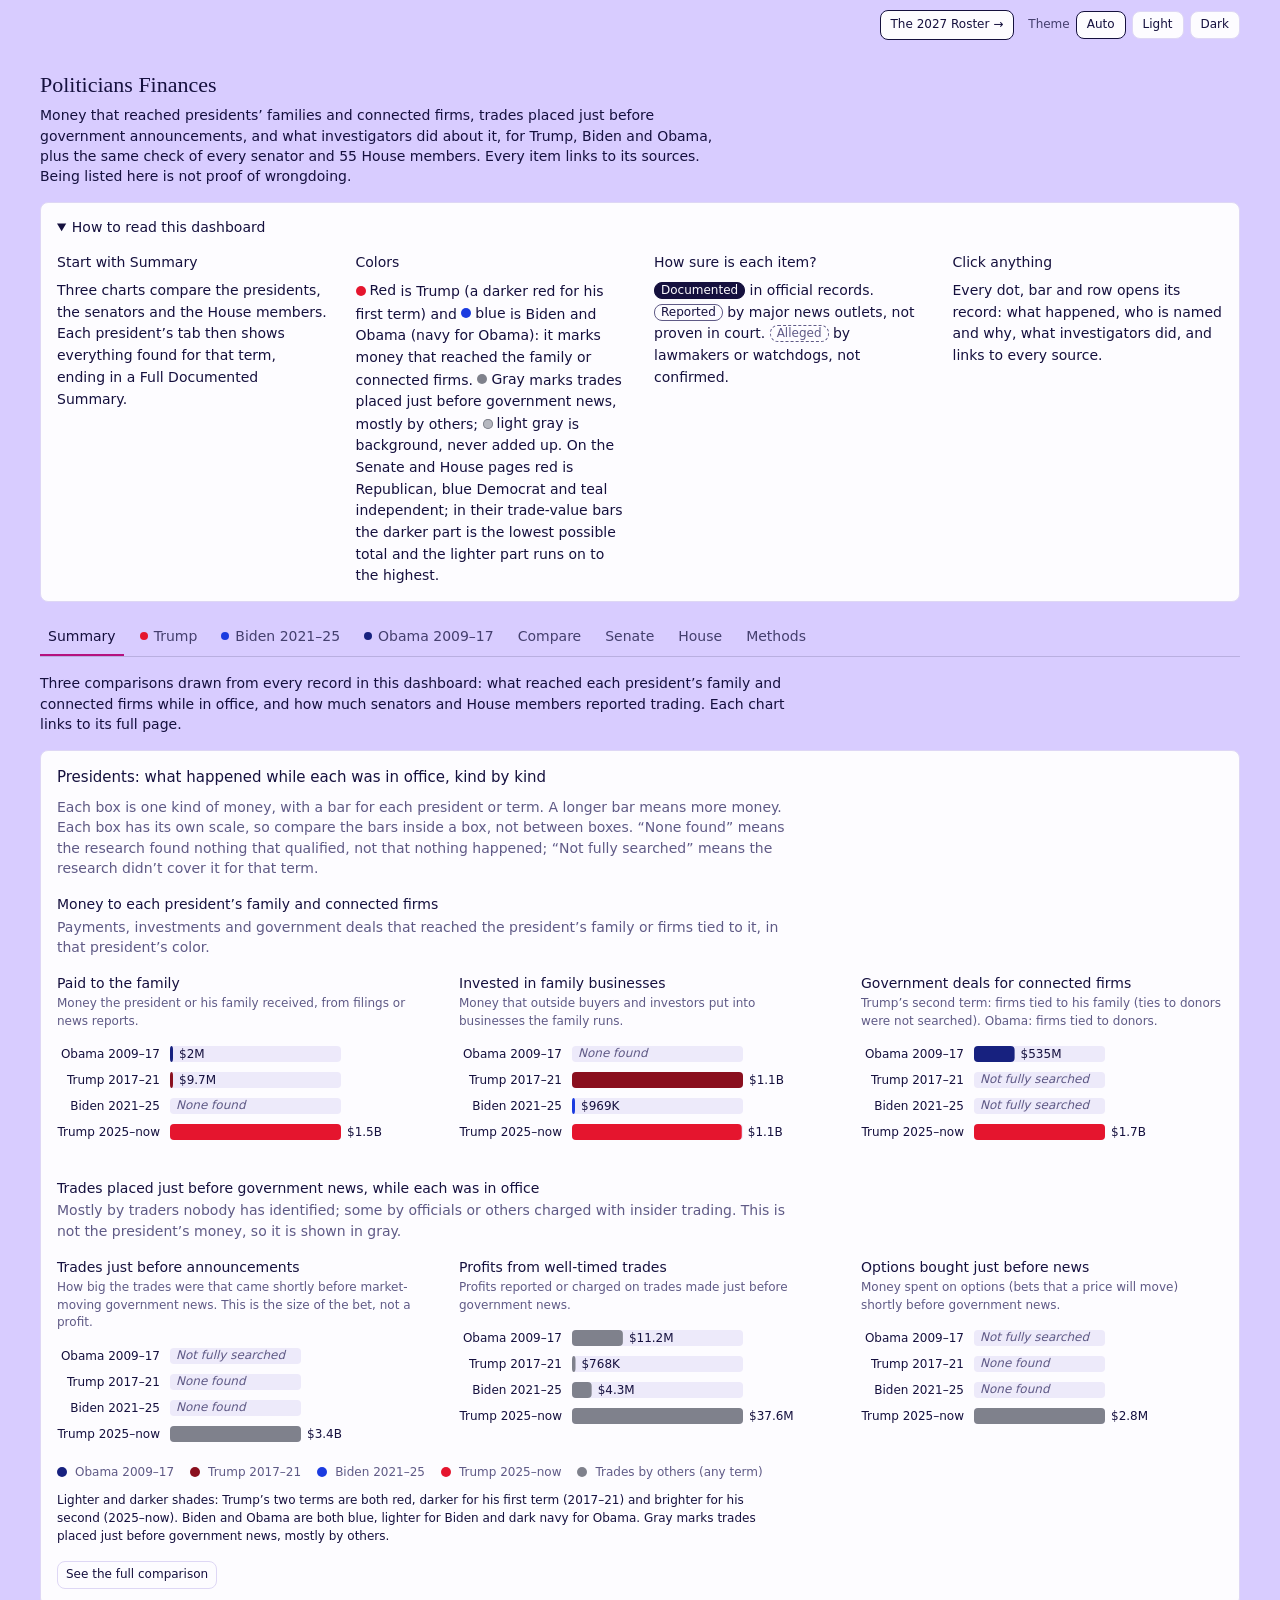
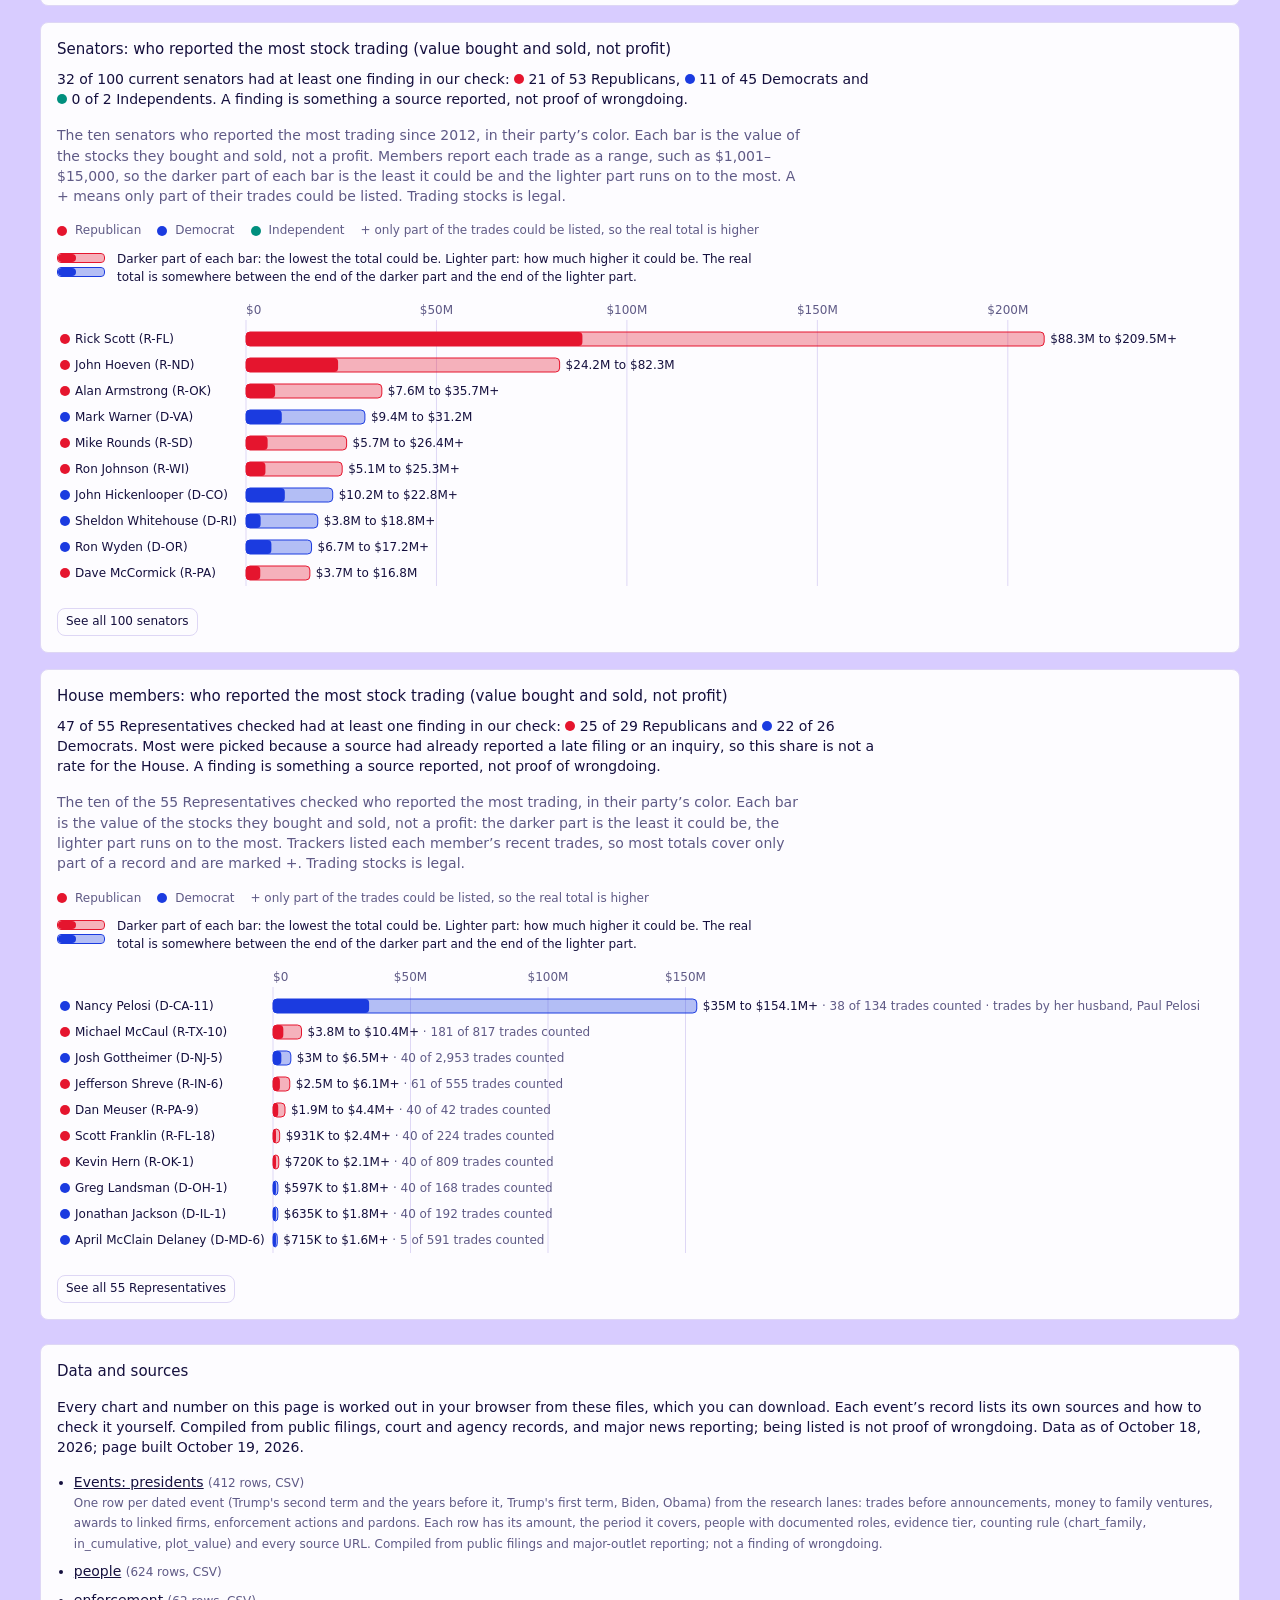
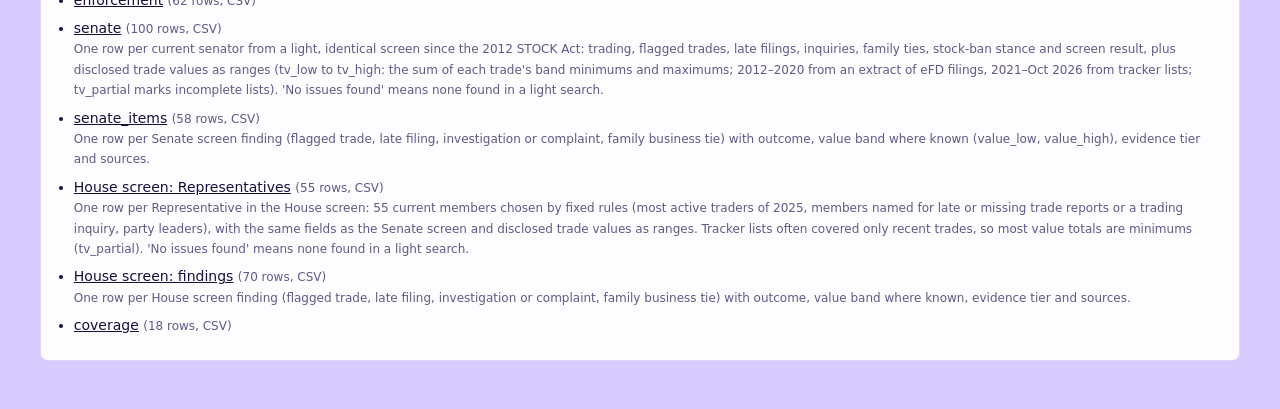
<file: index.html>
<!doctype html>
<html lang="en" class="cds-root" data-mode="system">
<head>
<meta charset="utf-8">
<meta name="viewport" content="width=device-width, initial-scale=1">
<title>Politicians Finances</title>
<meta name="description" content="Money that reached presidents’ families and connected firms, trades placed just before government announcements, and what investigators did, for Trump, Biden and Obama, plus a check of every senator and 55 House members. Every item links to its sources.">
<meta property="og:title" content="Politicians Finances">
<meta property="og:description" content="Sourced, dated records with the same rules for every president and member of Congress. Being listed is not proof of wrongdoing.">
<script>
  // The reader's theme choice, if they made one on an earlier visit; otherwise the system setting decides.
  try { const m = localStorage.getItem('tt-theme'); if (m === 'light' || m === 'dark') document.documentElement.setAttribute('data-mode', m); } catch (err) {}
  // A link to the Senate, House or Methods tab opens on that tab's ground, with no flash of the default one (pages.js keeps it current).
  try { const g = { '#senate': 'senate', '#house': 'house', '#methods': 'governor' }[location.hash]; if (g) document.documentElement.setAttribute('data-ground', g); } catch (err) {}
</script>
<link rel="stylesheet" href="theme.css">
<style>
  #dash-root { padding: clamp(16px, 3vw, 32px) clamp(16px, 4vw, 40px) 0; }
  .site-bar { max-width: 1240px; margin: 0 auto; padding: 10px clamp(16px, 4vw, 40px) 0; display: flex; justify-content: flex-end; gap: 6px; align-items: center;
    font-size: var(--cds-font-size-caption); color: var(--cds-text-secondary); }
  .site-bar button { font: inherit; border: 1px solid var(--color-border-line); background: var(--color-panel); color: var(--color-fg); border-radius: var(--cds-radius); min-height: 1.75rem; padding: 0 10px; cursor: pointer; }
  .site-bar button[aria-pressed="true"] { border-color: var(--color-fg); font-weight: var(--cds-font-weight-medium); }
  .site-bar { flex-wrap: wrap; }
  .site-bar-theme { display: flex; gap: 6px; align-items: center; }
  .site-bar-link { display: inline-flex; align-items: center; min-height: 1.75rem; padding: 0 10px; border: 1px solid var(--color-fg); border-radius: var(--cds-radius); background: var(--color-panel); color: var(--color-fg); font-weight: var(--cds-font-weight-medium); text-decoration: none; margin-right: 8px; }
  .site-bar-link:hover { text-decoration: underline; }
  @media (pointer: coarse) { .site-bar-link { min-height: 44px; padding: 0 14px; } }
  .site-foot { max-width: 1240px; margin: 0 auto; padding: 8px clamp(16px, 4vw, 40px) 48px; font-size: var(--cds-font-size-body); }
  .site-foot .site-card { background: var(--color-panel); border: 1px solid var(--color-border-line); border-radius: var(--cds-radius); padding: var(--cds-pad-lg); }
  .site-foot h2 { font-size: var(--cds-font-size-heading); font-weight: var(--cds-font-weight-medium); margin: 0 0 6px; }
  .site-foot ul { margin: 8px 0 0; padding-left: 1.2em; }
  .site-foot li { margin-bottom: 8px; }
  .site-foot a { color: var(--color-fg); }
  .site-muted { color: var(--color-fg-muted); font-size: var(--cds-font-size-caption); }
  .site-noscript { max-width: 60ch; margin: 2rem auto; padding: 0 16px; }
  :where(a, button, summary, input, [tabindex]):focus-visible { outline: 2px solid var(--focus); outline-offset: 2px; }
  @media (pointer: coarse) { .site-bar button { min-height: 44px; padding: 0 14px; } }
</style>
</head>
<body>
<div class="site-bar">
  <a class="site-bar-link" href="2027-roster/" title="Go to The 2027 Roster: who holds each Senate, House, and governor's seat after the 2026 midterms">The 2027 Roster &rarr;</a>
  <div class="site-bar-theme" role="group" aria-label="Color theme">
    <span>Theme</span>
    <button type="button" data-theme="system">Auto</button>
    <button type="button" data-theme="light">Light</button>
    <button type="button" data-theme="dark">Dark</button>
  </div>
</div>
<noscript><p class="site-noscript">This dashboard draws its charts with JavaScript. Turn JavaScript on to see it, or download the data files listed at the bottom of the page.</p></noscript>
<div id="dash-root" data-appifact-content>
<style>
/* Politicians Finances, v2. Only the page's own classes are styled; every color is a theme token or one of the
   party colors below, which are set for light and dark. */
.tt-wrap { max-width: 1240px; margin-inline: auto; font-family: var(--font-anthropic-sans); color: var(--color-fg); container-type: inline-size; }
.tt-wrap [hidden] { display: none !important; }

/* ---------- Party colors ----------
   Each president has a color for money to the family and connected firms (-c-<page>): two reds for Trump's two terms,
   two blues for Biden and Obama. Trades just before government news, mostly by others, take one neutral gray on every
   page (-c-trades), and background kinds a light gray. Senate and House members take their party's color. These are The 2027 Roster's tokens (theme.css); the first-term red and
   Obama's navy are set here for each theme, at least 3:1 on the panel and checked for separation under red-green color blindness; every chart also labels what each color means. */
.tt-wrap {
  --tt-dur: calc(var(--cds-dur-slow) * 2.6);
  --tt-dur-mark: calc(var(--cds-dur-slow) * 1.3);
  --tt-c-trump: var(--r); --tt-c-trump1: #8a0f1e; --tt-c-biden: var(--d); --tt-c-obama: #17217f; /* Obama: 60% --ink, 40% --d */
  --tt-c-trades: var(--u);
  --tt-c-R: var(--r); --tt-c-D: var(--d); --tt-c-I: var(--i);
  /* Background marks: --u-2 is under 3:1 on the panel, so its fills take an edge that clears it, and rings and thin lines take the edge's color. */
  --tt-c-muted: var(--cds-chart-muted);
  --tt-c-muted-line: var(--u); --tt-act-edge: var(--u);
  --tt-accent: var(--means);
}
@media screen {
  :where([data-mode=dark] .cds-root:not([data-mode=light]):not([data-mode=system]), .cds-root[data-mode=dark], .cds-dark-scope[data-mode=dark]) .tt-wrap {
    --tt-c-trump1: #ca0e14; --tt-c-obama: #3e67b7;
    --tt-c-muted: #666874; /* --u-2 (#5d5f6b), lifted just enough to reach 3:1 on the panel and on the In-office band */
    --tt-c-muted-line: #666874; --tt-act-edge: var(--color-panel);
  }
}
@media screen and (prefers-color-scheme: dark) {
  :where([data-mode=system] .cds-root:not([data-mode=light]):not([data-mode=dark]), .cds-root[data-mode=system], .cds-root:not([data-mode]):not([data-mode] *)) .tt-wrap {
    --tt-c-trump1: #ca0e14; --tt-c-obama: #3e67b7;
    --tt-c-muted: #666874; /* --u-2 (#5d5f6b), lifted just enough to reach 3:1 on the panel and on the In-office band */
    --tt-c-muted-line: #666874; --tt-act-edge: var(--color-panel);
  }
}
/* Each president's page wears its color: the band over the page header, section rules, the summary button. */
#trump { --tt-accent: var(--tt-c-trump); }
#trump1 { --tt-accent: var(--tt-c-trump1); }
#biden { --tt-accent: var(--tt-c-biden); }
#obama { --tt-accent: var(--tt-c-obama); }
.tt-page[data-pres] .tt-term-band { fill: var(--tt-accent); opacity: .08; }
.tt-page[data-pres] .tt-page-head { border-top: 4px solid var(--tt-accent); background: color-mix(in srgb, var(--tt-accent) 7%, var(--color-panel)); border-radius: var(--cds-radius); padding: var(--cds-pad-md) var(--cds-pad-lg); }
.tt-page[data-pres] .tt-section-title, .tt-page[data-pres] .tt-sum-title { border-left: 4px solid var(--tt-accent); padding-left: var(--cds-pad-sm); }
.tt-pres-name { font-family: var(--font-anthropic-serif); font-weight: 400; font-size: var(--cds-font-size-title); line-height: 1.15; margin: 0 0 var(--cds-gap-xs); }
.tt-party-word { font-size: var(--cds-font-size-caption); color: var(--color-fg-muted); }
/* Party chips: a dot in the party's color beside the letter or name, in text color. */
.tt-party { display: inline-flex; align-items: center; gap: 4px; white-space: nowrap; }
.tt-party-dot { display: inline-block; flex: none; width: .625rem; height: .625rem; border-radius: 50%; background: var(--tt-c-muted); }
.tt-party-R .tt-party-dot { background: var(--tt-c-R); }
.tt-party-D .tt-party-dot { background: var(--tt-c-D); }
.tt-party-I .tt-party-dot { background: var(--tt-c-I); }
.tt-party-T .tt-party-dot { background: var(--tt-c-trades); }
.tt-party-M .tt-party-dot { background: var(--tt-c-muted); box-shadow: inset 0 0 0 1px var(--tt-c-muted-line); }
.tt-row[data-party] .tt-td:first-child { box-shadow: inset 3px 0 0 var(--tt-row-party, transparent); }
.tt-row[data-party="R"] { --tt-row-party: var(--tt-c-R); }
.tt-row[data-party="D"] { --tt-row-party: var(--tt-c-D); }
.tt-row[data-party="I"] { --tt-row-party: var(--tt-c-I); }

/* ---------- Header and tabs ---------- */
.tt-head { margin-bottom: var(--cds-gap-md); }
.tt-title { font-family: var(--font-anthropic-serif); font-weight: 400; font-size: var(--cds-font-size-title); line-height: 1.15; margin: 0 0 var(--cds-gap-xs); }
.tt-sub { font-size: var(--cds-font-size-body); color: var(--color-fg); margin: 0; max-width: 78ch; }
.tt-tabs { display: flex; flex-wrap: wrap; gap: var(--cds-gap-xs); border-bottom: 1px solid var(--rule-2); }
.tt-tab { font: inherit; font-size: var(--cds-font-size-body); background: none; border: 0; border-bottom: 2px solid transparent; color: var(--cds-text-secondary); padding: var(--cds-pad-sm); min-height: 2.25rem; cursor: pointer; }
.tt-tab[aria-selected="true"] { color: var(--color-fg); border-bottom-color: var(--tt-accent); font-weight: var(--cds-font-weight-medium); }
/* A president's tab carries that president's color: a dot always, the underline when open. */
.tt-tab { display: inline-flex; align-items: center; gap: 6px; transition: color var(--cds-dur-base), border-color var(--cds-dur-base); }
.tt-tab-dot { display: inline-block; width: .5rem; height: .5rem; border-radius: 50%; background: var(--tt-tab-c, transparent); }
.tt-tab[data-page="trump"] { --tt-tab-c: var(--tt-c-trump); }
.tt-tab[data-page="biden"] { --tt-tab-c: var(--tt-c-biden); }
.tt-tab[data-page="obama"] { --tt-tab-c: var(--tt-c-obama); }
.tt-tab[data-page="trump"][aria-selected="true"], .tt-tab[data-page="biden"][aria-selected="true"], .tt-tab[data-page="obama"][aria-selected="true"] { border-bottom-color: var(--tt-tab-c); border-bottom-width: 3px; }
.tt-tab:hover { color: var(--color-fg); }
.tt-tab:focus-visible, .tt-chip:focus-visible, .tt-btn:focus-visible, .tt-th-btn:focus-visible, .tt-linkbtn:focus-visible { outline: 2px solid var(--focus); outline-offset: 2px; }

/* ---------- Page header: takeaway and callouts ---------- */
.tt-page-head { margin-bottom: var(--cds-gap-md); }
.tt-span-note { color: var(--cds-text-secondary); font-size: var(--cds-font-size-body); margin: 0 0 var(--cds-gap-xs); }
.tt-takeaway { font-size: var(--cds-font-size-body); margin: 0 0 var(--cds-gap-md); max-width: 84ch; min-height: 1.4em; }
.tt-callouts { display: grid; grid-template-columns: repeat(auto-fit, minmax(min(100%, 15rem), 1fr)); gap: var(--cds-gap-md); }
.tt-callout { background: var(--color-panel); border: 1px solid var(--color-border-line); border-radius: var(--cds-radius); padding: var(--cds-pad-md) var(--cds-pad-lg); display: flex; flex-direction: column; gap: var(--cds-gap-xs); min-width: 0; }
.tt-callout-label { font-size: var(--cds-font-size-caption); color: var(--color-fg-muted); font-weight: var(--cds-font-weight-medium); }
.tt-big { font-family: var(--font-anthropic-serif); font-weight: 400; font-size: var(--cds-font-size-title); line-height: 1.05; min-height: 1.05em; }
.tt-callout-sub { font-size: var(--cds-font-size-caption); color: var(--color-fg); line-height: 1.5; min-height: 1.3em; }
.tt-muted { color: var(--color-fg-muted); }
.tt-strong { font-weight: var(--cds-font-weight-medium); }

/* ---------- Per-kind totals tiles ---------- */
.tt-section-title { font-size: var(--cds-font-size-heading); font-weight: var(--cds-font-weight-medium); margin: var(--cds-gap-lg) 0 var(--cds-gap-xs); }
.tt-section-note { color: var(--cds-text-secondary); font-size: var(--cds-font-size-body); margin: 0 0 var(--cds-gap-sm); max-width: 84ch; }
.tt-kpis { display: grid; grid-template-columns: repeat(auto-fit, minmax(min(100%, 16rem), 1fr)); gap: var(--cds-gap-md); margin-bottom: var(--cds-gap-md); }
.tt-kpi { background: var(--color-panel); border: 1px solid var(--color-border-line); border-top: 3px solid var(--tt-c-muted); border-radius: var(--cds-radius); padding: var(--cds-pad-md) var(--cds-pad-lg); display: flex; flex-direction: column; gap: var(--cds-gap-xs); min-width: 0; }
.tt-kpi-label { display: flex; align-items: center; gap: var(--cds-gap-xs); font-size: var(--cds-font-size-caption); font-weight: var(--cds-font-weight-medium); color: var(--color-fg); }
.tt-kpi-val { font-family: var(--font-anthropic-serif); font-weight: 400; font-size: var(--cds-font-size-title); line-height: 1.05; min-height: 1.05em; }
.tt-kpi-none { font-family: var(--font-anthropic-sans); font-size: var(--cds-font-size-body); color: var(--color-fg-muted); }
.tt-kpi-sub { font-size: var(--cds-font-size-caption); color: var(--color-fg); min-height: 1.3em; }
.tt-kpi-top { font-size: var(--cds-font-size-caption); color: var(--color-fg); border-top: 1px solid var(--color-border-line); padding-top: var(--cds-pad-xs); margin-top: auto; display: flex; flex-direction: column; gap: var(--cds-gap-xs); min-height: 1.3em; }
.tt-kpi-note { font-size: var(--cds-font-size-caption); color: var(--color-fg-muted); }
.tt-linkbtn { font: inherit; font-size: var(--cds-font-size-caption); background: none; border: 0; padding: 0; color: var(--color-fg); text-align: left; cursor: pointer; text-decoration: underline; text-decoration-color: var(--color-border-line); text-underline-offset: 2px; }
.tt-linkbtn:hover { text-decoration-color: var(--color-fg); }

/* ---------- Swatches, badges, legends ---------- */
.tt-sw { display: inline-block; flex: none; width: .625rem; height: .625rem; border-radius: 50%; background: var(--tt-c-muted); }
.tt-sw[style*="--tt-c-muted"] { box-shadow: inset 0 0 0 1px var(--tt-c-muted-line); }
.tt-sw-line { display: inline-block; flex: none; width: .75rem; height: 2px; border-radius: 1px; background: var(--tt-c-muted); }
.tt-sw-line, .tt-sw[style*="box-shadow"], .tt-bubble, .tt-span, .tt-tickmark { --tt-c-muted: var(--tt-c-muted-line); }
.tt-badge { display: inline-flex; align-items: center; font-size: var(--cds-font-size-caption); line-height: 1.25; padding: 0 var(--cds-pad-xs); border: 1px solid var(--color-border-line); border-radius: var(--cds-radius); color: var(--color-fg); white-space: nowrap; font-weight: var(--cds-font-weight-medium); }
.tt-badge-documented { background: var(--color-fg); border-color: var(--color-fg); color: var(--color-panel); }
.tt-badge-reported { border-color: var(--color-fg-muted); }
.tt-badge-alleged { border-style: dashed; border-color: var(--color-fg-muted); color: var(--color-fg-muted); }
.tt-badge-unknown { border-style: dotted; border-color: var(--color-fg); }
.tt-badge-quiet { color: var(--color-fg-muted); font-weight: 400; }
.tt-badge-plain { font-weight: 400; }
.tt-legend { display: flex; flex-wrap: wrap; gap: var(--cds-gap-xs) var(--cds-gap-md); margin-top: var(--cds-gap-sm); font-size: var(--cds-font-size-caption); color: var(--color-fg-muted); }
.tt-legend-item { display: inline-flex; align-items: center; gap: var(--cds-gap-xs); }
.tt-key-svg { display: block; flex: none; overflow: visible; }

/* ---------- Filter row ---------- */
.tt-filters { background: var(--color-panel); border: 1px solid var(--color-border-line); border-radius: var(--cds-radius); padding: var(--cds-pad-sm) var(--cds-pad-md); margin-bottom: var(--cds-gap-md); }
.tt-filter-body { display: flex; flex-wrap: wrap; align-items: center; gap: var(--cds-gap-sm) var(--cds-gap-lg); }
.tt-filters .tt-filter-toggle { display: none; }
.tt-fgroup { display: flex; flex-wrap: wrap; align-items: center; gap: var(--cds-gap-xs); }
.tt-fgroup-label { font-size: var(--cds-font-size-caption); color: var(--color-fg-muted); margin-right: var(--cds-gap-xs); }
.tt-chip, .tt-btn { font: inherit; font-size: var(--cds-font-size-caption); display: inline-flex; align-items: center; gap: var(--cds-gap-xs); min-height: 1.75rem; padding: 0 var(--cds-pad-sm); border: 1px solid var(--color-border-line); border-radius: var(--cds-radius); background: var(--color-panel); color: var(--color-fg); cursor: pointer; }
.tt-chip[aria-pressed="true"] { border-color: var(--color-fg); }
.tt-chip[aria-pressed="false"] { color: var(--color-fg-muted); }
.tt-chip[aria-pressed="false"] .tt-sw, .tt-chip[aria-pressed="false"] .tt-key-svg { opacity: .3; }
.tt-btn:hover, .tt-chip:hover { background: var(--color-wash); }
.tt-btn-icon { min-width: 1.75rem; justify-content: center; padding: 0; }
.tt-picked { border-color: var(--color-fg); background: var(--color-wash); }
.tt-range-label { font-size: var(--cds-font-size-caption); color: var(--color-fg); }
.tt-date { font: inherit; font-size: var(--cds-font-size-caption); min-height: 1.75rem; padding: 0 var(--cds-pad-xs); border: 1px solid var(--color-border-line); border-radius: var(--cds-radius); background: var(--color-wash); color: var(--color-fg); }
.tt-date:focus-visible, .tt-search:focus-visible { outline: 2px solid var(--focus); outline-offset: 1px; }
.tt-gap-top { margin-top: var(--cds-gap-md); }
.tt-count { font-size: var(--cds-font-size-caption); color: var(--color-fg-muted); }

/* ---------- Cards and charts ---------- */
.tt-card { background: var(--color-panel); border: 1px solid var(--color-border-line); border-radius: var(--cds-radius); padding: var(--cds-pad-lg); margin-bottom: var(--cds-gap-md); position: relative; min-width: 0; }
.tt-card-title { font-size: var(--cds-font-size-heading); font-weight: var(--cds-font-weight-medium); margin: 0 0 var(--cds-gap-xs); }
.tt-card-note { color: var(--color-fg-muted); font-size: var(--cds-font-size-body); margin: 0 0 var(--cds-gap-md); max-width: 84ch; }
.tt-card-callout { font-size: var(--cds-font-size-body); margin: 0 0 var(--cds-gap-md); max-width: 92ch; min-height: 1.4em; }
.tt-grid2 { display: grid; grid-template-columns: repeat(auto-fit, minmax(min(100%, 22rem), 1fr)); gap: var(--cds-gap-md); }
.tt-chart { position: relative; width: 100%; }
.tt-svg { display: block; overflow: visible; }
.tt-timeline { min-height: 280px; }
.tt-brush { min-height: 64px; margin-top: var(--cds-gap-sm); }
.tt-running { min-height: 190px; }
.tt-network { min-height: 440px; }
.tt-compare { min-height: 220px; }
.tt-enforce { min-height: 230px; }
.tt-senate-chart { min-height: 220px; }
.tt-empty { color: var(--color-fg-muted); font-size: var(--cds-font-size-caption); margin: 0; padding: var(--cds-pad-sm) 0; }
.tt-multiples { display: grid; grid-template-columns: repeat(auto-fit, minmax(min(100%, 21rem), 1fr)); gap: var(--cds-gap-lg) var(--cds-gap-md); }
.tt-mult { min-width: 0; }
.tt-mult-title { display: flex; align-items: center; gap: var(--cds-gap-xs); font-size: var(--cds-font-size-caption); font-weight: var(--cds-font-weight-medium); margin-bottom: var(--cds-gap-xs); }
.tt-mult-sub { font-size: var(--cds-font-size-caption); color: var(--color-fg-muted); margin-top: var(--cds-gap-xs); }
.tt-mult-chart { position: relative; min-height: 160px; }
.tt-toggle-row { display: flex; flex-wrap: wrap; gap: var(--cds-gap-sm); margin-top: var(--cds-gap-md); }

/* SVG marks */
.tt-grid { stroke: var(--cds-chart-grid); stroke-width: 1; }
.tt-axis-line { stroke: var(--cds-chart-axis); stroke-width: 1; }
.tt-axis text, .tt-tick { font-size: var(--cds-font-size-caption); fill: var(--color-fg-muted); font-variant-numeric: tabular-nums; }
.tt-axis path, .tt-axis line { stroke: var(--cds-chart-axis); }
.tt-lane-label { font-size: var(--cds-font-size-caption); fill: var(--color-fg); font-weight: var(--cds-font-weight-medium); }
.tt-term-band { fill: var(--cds-chart-grid); opacity: .45; }
.tt-term-label, .tt-band-label { font-size: var(--cds-font-size-caption); fill: var(--color-fg-muted); }
.tt-band { fill: var(--cds-chart-grid); opacity: .38; }
.tt-band-alt { opacity: .14; }
.tt-window { fill: var(--cds-chart-reference); opacity: .14; }
.tt-stem { stroke-width: 1.5; opacity: .6; }
.tt-whisker { stroke-width: 4; opacity: .25; stroke-linecap: round; }
.tt-dot { stroke-width: 2; }
.tt-act { fill: var(--tt-c-muted); stroke: var(--tt-act-edge); stroke-width: 1; }
.tt-act[style*="fill"] { stroke: var(--color-panel); }
.tt-hit { fill: transparent; stroke: none; cursor: pointer; }
.tt-hit:focus-visible { outline: none; stroke: var(--focus); stroke-width: 1.5; }
.tt-ev.tt-hot .tt-dot, .tt-ev.tt-hot .tt-act { stroke: var(--color-fg); stroke-width: 2.5; }
.tt-has-hot .tt-ev { opacity: .28; }
.tt-has-hot .tt-ev.tt-hot { opacity: 1; }
.tt-dim { opacity: .22; }
.tt-anno { font-size: var(--cds-font-size-caption); fill: var(--color-fg); paint-order: stroke; stroke: var(--color-panel); stroke-width: 3px; stroke-linejoin: round; font-variant-numeric: tabular-nums; }
.tt-anno-strong { font-weight: var(--cds-font-weight-medium); }
.tt-anno-line { stroke: var(--cds-chart-reference); stroke-width: 1; fill: none; }
.tt-run-line { fill: none; stroke-width: 2; stroke-linecap: round; stroke-linejoin: round; }
.tt-run-area { opacity: .1; stroke: none; }
.tt-run-dash { fill: none; stroke-width: 2; stroke-dasharray: 5 4; }
.tt-run-key { display: flex; flex-wrap: wrap; gap: var(--cds-gap-xs) var(--cds-gap-lg); font-size: var(--cds-font-size-caption); color: var(--color-fg-muted); margin: 0 0 var(--cds-gap-md); }
.tt-run-key-item { display: inline-flex; align-items: center; gap: var(--cds-gap-xs); }
.tt-run-key-svg { flex: none; overflow: visible; }
.tt-axis-title { font-size: var(--cds-font-size-caption); fill: var(--color-fg-muted); }
.tt-anno-sub { fill: var(--color-fg-muted); }
.tt-span { stroke-width: 1.5; stroke-linecap: round; }
.tt-end-label { font-size: var(--cds-font-size-caption); fill: var(--color-fg); font-weight: var(--cds-font-weight-medium); font-variant-numeric: tabular-nums; }
.tt-ink-line { fill: none; stroke: var(--color-fg); stroke-width: 2; stroke-linecap: round; stroke-linejoin: round; }
.tt-ink-dot { fill: var(--color-fg); stroke: var(--color-panel); stroke-width: 2; }
.tt-emph-line { fill: none; stroke: var(--color-fg); stroke-width: 4; stroke-linecap: round; opacity: .35; }
.tt-bar { fill: var(--color-fg-muted); }
.tt-bar-track { fill: var(--cds-chart-grid); opacity: .5; }
.tt-bar-label { font-size: var(--cds-font-size-caption); fill: var(--color-fg); font-variant-numeric: tabular-nums; }
.tt-row-label { font-size: var(--cds-font-size-caption); fill: var(--color-fg); }
.tt-bar-g.tt-picked-bar .tt-bar { stroke: var(--color-fg); stroke-width: 2; }
.tt-brush-sel { fill: var(--cds-chart-reference); fill-opacity: .18; stroke: var(--color-fg-muted); stroke-width: 1; }
.tt-brush-handle { fill: var(--color-fg-muted); opacity: .5; }
.tt-tickmark { stroke-width: 2; stroke-linecap: round; }

/* Network */
.tt-net-tools { position: absolute; top: var(--cds-pad-xs); right: var(--cds-pad-xs); display: flex; gap: var(--cds-gap-xs); z-index: 2; }
.tt-net-link { stroke: var(--cds-chart-axis); stroke-width: 1; opacity: .6; }
.tt-net-link-hit { stroke: transparent; stroke-width: 12; fill: none; cursor: help; }
.tt-net-person { fill: var(--color-panel); stroke: var(--color-fg); stroke-width: 1.5; cursor: pointer; }
.tt-net-event { stroke: var(--color-panel); stroke-width: 1.5; cursor: pointer; }
.tt-net-label { font-size: var(--cds-font-size-caption); fill: var(--color-fg); paint-order: stroke; stroke: var(--color-panel); stroke-width: 3px; stroke-linejoin: round; pointer-events: none; }
.tt-net-sel .tt-net-person { stroke-width: 3; fill: var(--color-wash); }
.tt-net-g.tt-focus .tt-net-node, .tt-net-g.tt-focus .tt-net-edge { opacity: .14; }
.tt-net-g.tt-focus .tt-net-node.tt-on, .tt-net-g.tt-focus .tt-net-edge.tt-on { opacity: 1; }
.tt-net-node.tt-dim { opacity: .2; }
.tt-net-canvas { cursor: grab; touch-action: none; }
.tt-people-wrap { max-height: 20rem; overflow: auto; margin-top: var(--cds-gap-md); }

/* Tooltip popover */
.tt-tip { position: absolute; z-index: 6; pointer-events: none; background: var(--cds-surface-popover); border: 1px solid var(--cds-border); border-radius: var(--cds-radius); box-shadow: var(--cds-shadow-popover); padding: var(--cds-pad-xs) var(--cds-pad-sm); font-size: var(--cds-font-size-caption); max-width: 20rem; color: var(--color-fg); }
.tt-tip-head { color: var(--cds-text-secondary); }
.tt-tip-title { font-weight: var(--cds-font-weight-medium); margin: 2px 0; }
.tt-tip-line { display: flex; align-items: center; gap: var(--cds-gap-xs); }
.tt-tip-value { font-weight: var(--cds-font-weight-medium); font-variant-numeric: tabular-nums; }
.tt-tip-muted { color: var(--color-fg-muted); }

/* Detail drawer */
.tt-drawer { border-color: var(--color-fg-muted); }
.tt-drawer-head { display: flex; justify-content: space-between; align-items: flex-start; gap: var(--cds-gap-md); margin-bottom: var(--cds-gap-sm); }
.tt-drawer-title { font-size: var(--cds-font-size-heading); font-weight: var(--cds-font-weight-medium); margin: 0 0 var(--cds-gap-xs); }
.tt-drawer-badges { display: flex; flex-wrap: wrap; gap: var(--cds-gap-xs); align-items: center; }
.tt-drawer-grid { display: grid; grid-template-columns: repeat(auto-fit, minmax(min(100%, 22rem), 1fr)); gap: var(--cds-gap-sm) var(--cds-gap-lg); overflow-wrap: anywhere; }
.tt-drawer-badges .tt-badge { white-space: normal; }
.tt-field { margin: 0 0 var(--cds-gap-sm); font-size: var(--cds-font-size-body); max-width: 80ch; }
.tt-field-label { display: block; font-size: var(--cds-font-size-caption); color: var(--color-fg-muted); }
.tt-field-note { border-left: 2px solid var(--color-fg-muted); padding-left: var(--cds-pad-sm); }
.tt-src-list { margin: var(--cds-gap-xs) 0 0; padding-left: 1.2em; font-size: var(--cds-font-size-caption); }
.tt-src-item { margin-bottom: var(--cds-gap-xs); }
.tt-src-link { color: var(--color-fg); overflow-wrap: anywhere; }
.tt-people-list { margin: var(--cds-gap-xs) 0 0; padding-left: 1.2em; font-size: var(--cds-font-size-caption); }
.tt-items { margin: var(--cds-gap-xs) 0 0; padding-left: 1.2em; font-size: var(--cds-font-size-caption); }
.tt-item { margin-bottom: var(--cds-gap-sm); }
.tt-item-head { display: flex; flex-wrap: wrap; gap: var(--cds-gap-xs); align-items: center; margin-bottom: 2px; }

/* Tables */
.tt-table-tools { display: flex; flex-wrap: wrap; gap: var(--cds-gap-sm); align-items: center; margin-bottom: var(--cds-gap-sm); }
.tt-search { font: inherit; font-size: var(--cds-font-size-body); width: 100%; max-width: 28rem; min-height: 2rem; padding: var(--cds-pad-xs) var(--cds-pad-sm); border: 1px solid var(--color-border-line); border-radius: var(--cds-radius); background: var(--color-wash); color: var(--color-fg); }
.tt-search::placeholder { color: var(--color-fg-muted); opacity: 1; }
.tt-table-wrap { max-height: 34rem; overflow: auto; }
.tt-table { width: 100%; border-collapse: collapse; font-size: var(--cds-font-size-caption); font-variant-numeric: tabular-nums; }
.tt-th { position: sticky; top: 0; z-index: 1; background: var(--color-panel); text-align: left; font-weight: var(--cds-font-weight-medium); border-bottom: 1px solid var(--color-border-line); padding: var(--cds-pad-xs) var(--cds-pad-sm); vertical-align: bottom; white-space: nowrap; }
.tt-th-num { text-align: right; }
.tt-th-btn { font: inherit; background: none; border: 0; padding: 0; color: var(--color-fg); cursor: pointer; text-align: inherit; min-height: 1.5rem; }
.tt-th[aria-sort="ascending"] .tt-th-btn::after { content: " \2191"; }
.tt-th[aria-sort="descending"] .tt-th-btn::after { content: " \2193"; }
.tt-td { border-bottom: 1px solid var(--color-border-line); padding: var(--cds-pad-xs) var(--cds-pad-sm); vertical-align: top; }
.tt-row { cursor: pointer; }
.tt-row:hover .tt-td, .tt-row.tt-hot .tt-td { background: var(--color-wash); }
.tt-row:focus-visible { outline: 2px solid var(--focus); outline-offset: -2px; }
.tt-row-open .tt-td { box-shadow: inset 0 -1px 0 var(--color-fg); }
.tt-num { text-align: right; white-space: nowrap; }
.tt-nowrap { white-space: nowrap; }
.tt-cell-kind { display: inline-flex; align-items: baseline; gap: var(--cds-gap-xs); }
.tt-clamp { display: -webkit-box; -webkit-line-clamp: 3; -webkit-box-orient: vertical; overflow: hidden; max-width: 46ch; }
.tt-wide-col { min-width: 16rem; }

/* Methods */
.tt-prose { max-width: 82ch; }
.tt-para { font-size: var(--cds-font-size-body); margin: 0 0 var(--cds-gap-sm); }
.tt-lead-in { font-weight: var(--cds-font-weight-medium); }
.tt-key-grid { display: grid; grid-template-columns: repeat(auto-fit, minmax(min(100%, 18rem), 1fr)); gap: var(--cds-gap-md); }
.tt-key-list { display: flex; flex-direction: column; gap: var(--cds-gap-xs); font-size: var(--cds-font-size-caption); }

/* States */
.tt-fail { display: flex; align-items: center; justify-content: center; gap: var(--cds-gap-sm); min-height: inherit; color: var(--color-fg-muted); font-size: var(--cds-font-size-caption); text-decoration: none; }
.tt-fail-dot { width: .375rem; height: .375rem; border-radius: 50%; background: var(--color-bad); flex: none; }
[data-dash-source-state=empty] { color: transparent; }
[data-dash-source-state=refreshing] { opacity: .5; transition: opacity var(--cds-dur-slow); }

/* Full Documented Summary */
.tt-jump-row { margin: var(--cds-gap-md) 0 0; }
.tt-sum-title { scroll-margin-top: calc(var(--tt-stick, 0px) + var(--cds-gap-md)); margin-top: var(--cds-gap-xl); font-family: var(--font-anthropic-serif); font-weight: 400; font-size: var(--cds-font-size-title); }
.tt-sum-glance { display: grid; gap: var(--cds-gap-sm); min-height: 6em; }
.tt-sum-glance p { margin: 0; font-size: var(--cds-font-size-body); max-width: 92ch; font-variant-numeric: tabular-nums; }
.tt-reg-wrap { max-height: 46rem; }
.tt-sum-list { margin: 0; padding-left: 1em; }
.tt-sum-list li { margin-bottom: 2px; }
.tt-sum-p { margin: 0 0 var(--cds-gap-xs); }
.tt-sum-p:last-child { margin-bottom: 0; }
.tt-sum-lab { color: var(--color-fg-muted); }
.tt-sum-sub { font-size: var(--cds-font-size-caption); color: var(--color-fg-muted); }
.tt-sum-src { overflow-wrap: anywhere; }
.tt-sum-id { font-weight: var(--cds-font-weight-medium); white-space: nowrap; }
.tt-sum-ids { display: flex; flex-wrap: wrap; gap: 2px var(--cds-gap-xs); }
.tt-sum-people .tt-badge { margin-bottom: 2px; }
.tt-sum-col-src { overflow-wrap: anywhere; }
.tt-sum-also { margin-top: 2px; }
/* Summary columns get set shares of the card, so no column pushes the table wider than its card; headers wrap. */
.tt-stack .tt-th { white-space: normal; }
.tt-sum-t-totals th:nth-child(1) { width: 24%; } .tt-sum-t-totals th:nth-child(2) { width: 11%; } .tt-sum-t-totals th:nth-child(3) { width: 9%; }
.tt-sum-t-totals th:nth-child(4) { width: 7%; } .tt-sum-t-totals th:nth-child(5) { width: 49%; }
.tt-sum-t-register th:nth-child(1) { width: 6.5%; } .tt-sum-t-register th:nth-child(2) { width: 9%; } .tt-sum-t-register th:nth-child(3) { width: 15%; }
.tt-sum-t-register th:nth-child(4) { width: 17%; } .tt-sum-t-register th:nth-child(5) { width: 9%; } .tt-sum-t-register th:nth-child(6) { width: 11%; }
.tt-sum-t-register th:nth-child(7) { width: 20%; } .tt-sum-t-register th:nth-child(8) { width: 12.5%; }
.tt-sum-t-inv th:nth-child(1) { width: 9%; } .tt-sum-t-inv th:nth-child(2) { width: 19%; } .tt-sum-t-inv th:nth-child(3) { width: 26%; }
.tt-sum-t-inv th:nth-child(4) { width: 25%; } .tt-sum-t-inv th:nth-child(5) { width: 9%; } .tt-sum-t-inv th:nth-child(6) { width: 12%; }
.tt-sum-t-pardons th:nth-child(1) { width: 9%; } .tt-sum-t-pardons th:nth-child(2) { width: 22%; } .tt-sum-t-pardons th:nth-child(3) { width: 22%; }
.tt-sum-t-pardons th:nth-child(4) { width: 32%; } .tt-sum-t-pardons th:nth-child(5) { width: 15%; }
.tt-sum-t-people th:nth-child(1) { width: 17%; } .tt-sum-t-people th:nth-child(2) { width: 7%; } .tt-sum-t-people th:nth-child(3) { width: 22%; }
.tt-sum-t-people th:nth-child(4) { width: 54%; }
.tt-sum-t-notadded th:nth-child(1) { width: 12%; } .tt-sum-t-notadded th:nth-child(2) { width: 9%; } .tt-sum-t-notadded th:nth-child(3) { width: 22%; }
.tt-sum-t-notadded th:nth-child(4) { width: 9%; } .tt-sum-t-notadded th:nth-child(5) { width: 33%; } .tt-sum-t-notadded th:nth-child(6) { width: 15%; }
.tt-sum-t-sources th:nth-child(1) { width: 20%; } .tt-sum-t-sources th:nth-child(2) { width: 52%; } .tt-sum-t-sources th:nth-child(3) { width: 8%; }
.tt-sum-t-sources th:nth-child(4) { width: 20%; }

@container (max-width: 640px) {
  .tt-hide-narrow { display: none; }
  .tt-card { padding: var(--cds-pad-md); }
}
/* Summary tables read as stacked records when there is no room for their columns: one block per row, each value under its column's name.
   The eight-column register stacks first. */
@container (max-width: 1100px) {
  .tt-sum-t-register thead { position: absolute; width: 1px; height: 1px; overflow: hidden; clip-path: inset(50%); white-space: nowrap; }
  .tt-sum-t-register, .tt-sum-t-register tbody, .tt-sum-t-register tr, .tt-sum-t-register td { display: block; width: 100%; box-sizing: border-box; }
  .tt-sum-t-register tr { border-bottom: 1px solid var(--color-border-line); padding: var(--cds-pad-sm) 0; }
  .tt-sum-t-register td { border: 0; padding: 2px 0; }
  .tt-sum-t-register td[data-label]::before { content: attr(data-label); display: block; font-size: var(--cds-font-size-caption); color: var(--color-fg-muted); }
  .tt-sum-t-register tr.tt-row:hover .tt-td { background: none; }
}
@container (max-width: 820px) {
  .tt-stack thead { position: absolute; width: 1px; height: 1px; overflow: hidden; clip-path: inset(50%); white-space: nowrap; }
  .tt-stack, .tt-stack tbody, .tt-stack tr, .tt-stack td { display: block; width: 100%; box-sizing: border-box; }
  .tt-stack tr { border-bottom: 1px solid var(--color-border-line); padding: var(--cds-pad-sm) 0; }
  .tt-stack td { border: 0; padding: 2px 0; }
  .tt-stack td[data-label]::before { content: attr(data-label); display: block; font-size: var(--cds-font-size-caption); color: var(--color-fg-muted); }
  .tt-stack .tt-num { text-align: left; white-space: normal; }
  .tt-stack .tt-wide-col { min-width: 0; }
  .tt-stack td:empty { display: none; }
  .tt-stack tr.tt-row:hover .tt-td { background: none; }
}

/* ---------- Phones and narrow windows ----------
   The tab bar stays at the top as one row that scrolls sideways, with a fade at any end that hides more tabs. The filters
   fold behind one button that says what is filtered. Long tables become one block per row, with their column names as
   sort buttons, and show their first rows with a button for more instead of a scroll box inside the page. */
.tt-tabbar { position: relative; margin-bottom: var(--cds-gap-md); }
.tt-tabbar::before, .tt-tabbar::after { content: ""; position: absolute; top: 0; bottom: 1px; width: 2.25rem; pointer-events: none; opacity: 0; z-index: 1; }
.tt-tabbar::before { left: 0; background: linear-gradient(to left, transparent, var(--color-bg)); }
.tt-tabbar::after { right: 0; background: linear-gradient(to right, transparent, var(--color-bg)); }
.tt-tabbar[data-more~="left"]::before, .tt-tabbar[data-more~="right"]::after { opacity: 1; }
.tt-page { scroll-margin-top: calc(var(--tt-bar-h, 3rem) + 4px); }
.tt-card, .tt-filters, .tt-section-title, .tt-kpis, .tt-page tr, .tt-page [tabindex] { scroll-margin-top: calc(var(--tt-stick, 0px) + var(--cds-gap-sm)); }
.tt-drawer-foot { display: none; }
.tt-more-rows { margin-top: var(--cds-gap-sm); }
.tt-filter-state { color: var(--color-fg-muted); font-weight: 400; overflow: hidden; text-overflow: ellipsis; white-space: nowrap; min-width: 0; }
.tt-filter-toggle::after { content: "\25BE"; flex: none; margin-left: auto; color: var(--color-fg-muted); }
.tt-filters.tt-open .tt-filter-toggle::after { content: "\25B4"; }
.tt-filters.tt-active .tt-filter-state { color: var(--color-fg); }
.tt-filter-toggle:focus-visible { outline: 2px solid var(--focus); outline-offset: 2px; }
.tt-mult-note { font-size: var(--cds-font-size-caption); color: var(--color-fg); margin: var(--cds-gap-xs) 0 0; line-height: 1.5; }

@container (max-width: 640px) {
  .tt-page { --tt-stick: var(--tt-bar-h, 3rem); }
  .tt-tabbar { position: sticky; top: 0; z-index: 5; background: var(--color-bg); }
  .tt-tabs { flex-wrap: nowrap; overflow-x: auto; overscroll-behavior-x: contain; scrollbar-width: none; gap: 0; }
  .tt-tabs::-webkit-scrollbar { display: none; }
  .tt-tab { flex: none; white-space: nowrap; padding-inline: var(--cds-pad-md); }
  .tt-guide { padding: var(--cds-pad-xs) var(--cds-pad-md); }
  .tt-page[data-pres] .tt-page-head { padding: var(--cds-pad-sm) var(--cds-pad-md); }
  .tt-callout, .tt-kpi { padding: var(--cds-pad-sm) var(--cds-pad-md); }
  .tt-callouts-2 { grid-template-columns: repeat(2, minmax(0, 1fr)); gap: var(--cds-gap-sm); }
  .tt-jump { flex: 1 1 100%; justify-content: center; }
  /* Filters fold behind one button. */
  .tt-filters { padding: var(--cds-pad-xs); }
  .tt-filters.tt-active { border-color: var(--color-fg); }
  .tt-filters .tt-filter-toggle { display: flex; align-items: center; width: 100%; min-height: 2.5rem; gap: var(--cds-gap-xs); padding: 0 var(--cds-pad-sm); font: inherit; font-size: var(--cds-font-size-body);
    font-weight: var(--cds-font-weight-medium); color: var(--color-fg); border: 0; border-radius: var(--cds-radius); background: none; text-align: left; cursor: pointer; }
  .tt-filters:not(.tt-open) .tt-filter-body { display: none; }
  .tt-filter-body { flex-direction: column; align-items: stretch; gap: var(--cds-gap-md); padding: var(--cds-pad-xs) var(--cds-pad-sm) var(--cds-pad-sm); }
  .tt-fgroup-label { flex-basis: 100%; }
  /* No scroll boxes inside the page: long tables show their rows a page at a time. */
  .tt-table-wrap, .tt-people-wrap, .tt-reg-wrap { max-height: none; }
  .tt-drawer-foot { display: flex; justify-content: flex-end; margin-top: var(--cds-gap-sm); }
  /* Tables as one block per row; the column names become a row of sort buttons. */
  .tt-cards, .tt-cards tbody { display: block; width: 100%; }
  .tt-cards thead { display: block; }
  .tt-cards thead tr { display: flex; flex-wrap: wrap; align-items: center; gap: var(--cds-gap-xs); padding-bottom: var(--cds-pad-sm); border-bottom: 1px solid var(--color-border-line); }
  .tt-cards thead tr::before { content: "Sort by"; font-size: var(--cds-font-size-caption); color: var(--color-fg-muted); }
  .tt-cards .tt-th { position: static; display: block; border: 1px solid var(--color-border-line); border-radius: var(--cds-radius); padding: 0 var(--cds-pad-sm); background: var(--color-panel); }
  .tt-cards .tt-th.tt-hide-narrow { display: none; }
  .tt-cards .tt-th[aria-sort="ascending"], .tt-cards .tt-th[aria-sort="descending"] { border-color: var(--color-fg); }
  .tt-cards .tt-th-btn { min-height: 2rem; }
  .tt-cards tbody tr { display: grid; gap: 2px var(--cds-gap-sm); align-items: baseline; padding: var(--cds-pad-sm) var(--cds-pad-xs); border-bottom: 1px solid var(--color-border-line); }
  .tt-cards td { display: block; border: 0; padding: 0; min-width: 0; }
  .tt-cards td.tt-hide-narrow { display: none; }
  .tt-cards td[colspan] { grid-column: 1 / -1; }
  .tt-cards .tt-wide-col { min-width: 0; }
  .tt-cards .tt-num { text-align: left; }
  .tt-cards .tt-badge { white-space: normal; }
  .tt-cards tr.tt-row:hover, .tt-cards tr.tt-row.tt-hot { background: var(--color-wash); }
  .tt-cards tr.tt-row:hover .tt-td, .tt-cards tr.tt-row.tt-hot .tt-td { background: none; }
  .tt-cards tr.tt-row-open { box-shadow: inset 3px 0 0 var(--color-fg); }
  .tt-cards tr.tt-row-open .tt-td { box-shadow: none; }
  .tt-cards tr[data-party] { box-shadow: inset 3px 0 0 var(--tt-row-party, transparent); padding-left: var(--cds-pad-sm); }
  .tt-cards tr[data-party].tt-row-open { box-shadow: inset 3px 0 0 var(--tt-row-party, transparent), inset 0 0 0 1px var(--color-fg); }
  .tt-cards tr[data-party] .tt-td:first-child { box-shadow: none; }
  /* Events: date and evidence on top, the event, then the amount. */
  .tt-cards-events tbody tr { grid-template-columns: minmax(0, 1fr) auto; grid-template-areas: "date tier" "title title" "amount amount"; }
  .tt-cards-events .tt-f-date { grid-area: date; color: var(--color-fg-muted); }
  .tt-cards-events .tt-f-evidence_tier { grid-area: tier; }
  .tt-cards-events .tt-f-title { grid-area: title; font-size: var(--cds-font-size-body); }
  .tt-cards-events .tt-f-amount_usd { grid-area: amount; font-weight: var(--cds-font-weight-medium); }
  .tt-cards-events .tt-f-amount_usd:empty { display: none; }
  /* Senators and Representatives: name and trade value, party and place, then the result. */
  .tt-cards-members tbody tr { grid-template-columns: auto auto minmax(0, 1fr) auto; grid-template-areas: "name name name value" "party state . flag" "res res res res"; }
  .tt-cards-members .tt-f-name { grid-area: name; font-size: var(--cds-font-size-body); font-weight: var(--cds-font-weight-medium); }
  .tt-cards-members .tt-f-party { grid-area: party; }
  .tt-cards-members .tt-f-state { grid-area: state; color: var(--color-fg-muted); }
  .tt-cards-members .tt-f-tv_high { grid-area: value; text-align: right; }
  .tt-cards-members .tt-f-flagged_trades { grid-area: flag; text-align: right; color: var(--color-fg-muted); }
  .tt-cards-members .tt-f-flagged_trades::after { content: " flagged"; }
  .tt-cards-members .tt-f-flagged_trades[data-zero] { display: none; }
  .tt-cards-members .tt-f-screen_result { grid-area: res; margin-top: 2px; }
  /* Compare: kind and total, then the president and how many amounts were added. */
  .tt-cards-compare tbody tr { grid-template-columns: minmax(0, 1fr) auto; grid-template-areas: "kind total" "pres n"; }
  .tt-cards-compare .tt-f-kind_label { grid-area: kind; font-weight: var(--cds-font-weight-medium); }
  .tt-cards-compare .tt-f-total { grid-area: total; text-align: right; font-weight: var(--cds-font-weight-medium); }
  .tt-cards-compare .tt-f-president { grid-area: pres; }
  .tt-cards-compare .tt-f-n { grid-area: n; text-align: right; color: var(--color-fg-muted); }
  .tt-cards-compare .tt-f-n::before { content: attr(data-label) ": "; }
  /* People: the name, then each count with its name. */
  .tt-cards-people tbody tr { display: flex; flex-wrap: wrap; gap: 2px var(--cds-gap-md); }
  .tt-cards-people .tt-f-person { flex-basis: 100%; font-size: var(--cds-font-size-body); font-weight: var(--cds-font-weight-medium); }
  .tt-cards-people td:not(.tt-f-person)::before { content: attr(data-label) ": "; color: var(--color-fg-muted); }
}

/* Touch screens: larger tap targets, and text fields at 16px so phones don't zoom in on them. */
@media (pointer: coarse) {
  .tt-wrap .tt-tab, .tt-wrap .tt-chip, .tt-wrap .tt-btn, .tt-wrap .tt-date, .tt-wrap .tt-search, .tt-wrap .tt-filters .tt-filter-toggle { min-height: 44px; }
  .tt-wrap .tt-btn-icon { min-width: 44px; }
  .tt-wrap .tt-th-btn { min-height: 2.25rem; }
  .tt-wrap .tt-search, .tt-wrap .tt-date { font-size: 16px; }
  .tt-wrap .tt-guide-sum, .tt-wrap .tt-more-sum { padding-block: 10px; }
}

/* Entry motion: played once, on the first draw that has rows. */
/* ---------- Motion ----------
   Charts build up the first time they draw: dots pop in left to right in date order, lines draw themselves, bars grow from
   zero, tiles rise one after another. A page fades up as it opens, and cards rise into place as they scroll into view.
   None of it plays for readers who ask their system for less motion, or in print. */
@media (prefers-reduced-motion: no-preference) {
  .tt-anim .tt-pop { transform-box: fill-box; transform-origin: center; animation: tt-pop var(--tt-dur-mark) var(--cds-ease-overshoot, var(--cds-ease-out)) both; }
  .tt-anim .tt-rise { transform-box: fill-box; transform-origin: center bottom; animation: tt-rise var(--tt-dur-mark) var(--cds-ease-out) both; }
  .tt-anim .tt-grow-x { transform-box: fill-box; transform-origin: left center; animation: tt-grow-x var(--tt-dur-mark) var(--cds-ease-out) both; }
  .tt-anim .tt-draw { stroke-dasharray: 1; animation: tt-draw var(--tt-dur) var(--cds-ease-out) both; }
  .tt-anim .tt-fade { animation: tt-fade var(--tt-dur-mark) var(--cds-ease-out) both; }
  .tt-anim .tt-rise-in { animation: tt-rise-in var(--tt-dur-mark) var(--cds-ease-out) both; }
  .tt-page:not([hidden]) { animation: tt-page-in var(--cds-dur-slow) var(--cds-ease-out) both; }
  @supports (animation-timeline: view()) {
    .tt-page .tt-card, .tt-page .tt-kpis { animation: tt-card-in linear both; animation-timeline: view(); animation-range: entry 0% entry 35%; }
  }
  .tt-tab, .tt-chip, .tt-btn, .tt-row .tt-td { transition: background-color var(--cds-dur-base), border-color var(--cds-dur-base), color var(--cds-dur-base); }
  .tt-tabbar { transition: background-color var(--cds-dur-base); }
  .tt-guide[open] .tt-guide-grid { animation: tt-rise-in var(--cds-dur-slow) var(--cds-ease-out) both; }
  @keyframes tt-pop { from { transform: scale(0); } to { transform: scale(1); } }
  @keyframes tt-rise { from { transform: scaleY(0); } to { transform: scaleY(1); } }
  @keyframes tt-grow-x { from { transform: scaleX(0); } to { transform: scaleX(1); } }
  @keyframes tt-draw { from { stroke-dashoffset: 1; } to { stroke-dashoffset: 0; } }
  @keyframes tt-fade { from { opacity: 0; } to { opacity: 1; } }
  @keyframes tt-rise-in { from { opacity: 0; transform: translateY(14px); } to { opacity: 1; transform: none; } }
  @keyframes tt-page-in { from { opacity: 0; transform: translateY(10px); } to { opacity: 1; transform: none; } }
  @keyframes tt-card-in { from { opacity: 0; transform: translateY(28px); } to { opacity: 1; transform: none; } }
}
@media print {
  .tt-wrap *, .tt-wrap { animation: none !important; transition: none !important; }
  .tt-guide { display: none; }
}
.tt-num-badge { fill: var(--color-panel); stroke: var(--color-fg-muted); stroke-width: 1; }
.tt-num-badge-text { font-size: 10px; fill: var(--color-fg); font-variant-numeric: tabular-nums; }
.tt-run-notes { list-style: none; margin: var(--cds-gap-xs) 0 0; padding: 0; font-size: var(--cds-font-size-caption); color: var(--color-fg); display: grid; gap: 2px; }
.tt-run-note { display: block; line-height: 1.45; }
.tt-run-note-n { display: inline-flex; align-items: center; justify-content: center; width: 15px; height: 15px; margin-right: var(--cds-gap-xs); border-radius: 50%; border: 1px solid var(--color-fg-muted); font-size: 10px; vertical-align: 1px; }
.tt-term-switch { display: flex; flex-wrap: wrap; gap: var(--cds-gap-xs); }
.tt-range { stroke: var(--color-fg-muted); stroke-width: 12; stroke-linecap: round; opacity: .9; }
.tt-range-mid { fill: var(--color-fg); }
.tt-range-more { fill: var(--color-fg-muted); font-size: var(--cds-font-size-caption); }

/* ---------- Reading guide ---------- */
.tt-guide { margin-top: var(--cds-gap-md); background: var(--color-panel); border: 1px solid var(--color-border-line); border-radius: var(--cds-radius); padding: var(--cds-pad-sm) var(--cds-pad-lg); }
.tt-guide-sum { cursor: pointer; font-weight: var(--cds-font-weight-medium); font-size: var(--cds-font-size-body); padding: var(--cds-pad-xs) 0; }
.tt-guide-grid { display: grid; grid-template-columns: repeat(auto-fit, minmax(min(100%, 15rem), 1fr)); gap: var(--cds-gap-md) var(--cds-gap-lg); padding: var(--cds-pad-sm) 0 var(--cds-pad-xs); }
.tt-guide-h { font-size: var(--cds-font-size-body); font-weight: var(--cds-font-weight-medium); margin: 0 0 var(--cds-gap-xs); }
.tt-guide-item p { margin: 0; font-size: var(--cds-font-size-body); line-height: 1.55; }
.tt-guide-item .tt-badge { vertical-align: 1px; }

/* ---------- Term row on each president's page ---------- */
.tt-term-row { display: flex; flex-wrap: wrap; align-items: center; justify-content: space-between; gap: var(--cds-gap-sm); margin-bottom: var(--cds-gap-sm); }
.tt-term-pill { display: inline-flex; align-items: center; gap: 6px; font-size: var(--cds-font-size-body); font-weight: var(--cds-font-weight-medium); }
.tt-term-chip { font-size: var(--cds-font-size-body); min-height: 2.25rem; padding: 0 var(--cds-pad-md); }
.tt-term-chip[aria-pressed="false"] { color: var(--color-fg); }
.tt-term-chip[aria-pressed="true"] { border-color: var(--tt-accent); background: color-mix(in srgb, var(--tt-accent) 12%, var(--color-panel)); font-weight: var(--cds-font-weight-medium); }
.tt-dot-trump { --tt-tab-c: var(--tt-c-trump); }
.tt-dot-trump1 { --tt-tab-c: var(--tt-c-trump1); }
.tt-dot-biden { --tt-tab-c: var(--tt-c-biden); }
.tt-dot-obama { --tt-tab-c: var(--tt-c-obama); }
.tt-jump { font-size: var(--cds-font-size-body); font-weight: var(--cds-font-weight-medium); min-height: 2.25rem; padding: 0 var(--cds-pad-md);
  border-color: var(--tt-accent); background: color-mix(in srgb, var(--tt-accent) 12%, var(--color-panel)); }
.tt-jump:hover { background: color-mix(in srgb, var(--tt-accent) 22%, var(--color-panel)); }
.tt-jump::after { content: "\2193"; margin-left: 2px; }

/* ---------- Summary page ---------- */
.tt-sumpres { min-height: 260px; }
.tt-sumtop { min-height: 300px; }
.tt-sum-grid { display: grid; grid-template-columns: repeat(auto-fit, minmax(min(100%, 19rem), 1fr)); gap: var(--cds-gap-lg) var(--cds-gap-xl); }
.tt-sum-box { min-width: 0; }
.tt-sum-box-title { font-size: var(--cds-font-size-body); font-weight: var(--cds-font-weight-medium); }
.tt-sum-box-note { font-size: var(--cds-font-size-caption); color: var(--color-fg-muted); margin: 2px 0 var(--cds-gap-sm); }
.tt-sum-box-chart { position: relative; }
.tt-none-label { fill: var(--color-fg-muted); font-style: italic; }
.tt-strong-label { font-weight: var(--cds-font-weight-medium); }
.tt-range-bar { opacity: .9; }
.tt-more { margin: var(--cds-gap-md) 0 0; }

/* ---------- Keys ---------- */
.tt-key-box { margin-top: var(--cds-gap-sm); }
.tt-more-key { margin-top: var(--cds-gap-xs); font-size: var(--cds-font-size-caption); color: var(--color-fg-muted); }
.tt-more-sum { cursor: pointer; color: var(--color-fg); font-size: var(--cds-font-size-caption); padding: 2px 0; }
.tt-color-key { display: grid; gap: var(--cds-gap-sm); margin-top: var(--cds-gap-sm); }
.tt-color-row { display: flex; flex-wrap: wrap; align-items: center; gap: var(--cds-gap-xs) var(--cds-gap-md); font-size: var(--cds-font-size-caption); color: var(--color-fg-muted); }
.tt-color-head { font-weight: var(--cds-font-weight-medium); color: var(--color-fg); min-width: 9rem; }

/* ---------- Summary: two groups in the presidents' chart, and trade-value bars ---------- */
.tt-sum-group { margin-bottom: var(--cds-gap-lg); }
.tt-sum-group:last-child { margin-bottom: 0; }
.tt-sum-group-title { font-size: var(--cds-font-size-body); font-weight: var(--cds-font-weight-medium); margin: 0 0 2px; }
.tt-sum-group-note { font-size: var(--cds-font-size-body); color: var(--color-fg-muted); margin: 0 0 var(--cds-gap-md); max-width: 84ch; }
.tt-tv-min { opacity: 1; }
/* The lighter part: a tint, with an edge in the party's color so its end reads at 3:1 on the panel. */
.tt-tv-max { fill-opacity: .32; stroke-width: 1; }
/* The key above each trade-value chart: party colors, then the two shades said in words beside a sample bar per party. */
.tt-legend-top { margin: 0 0 var(--cds-gap-md); }
.tt-tv-explain { flex-basis: 100%; display: flex; align-items: flex-start; gap: var(--cds-gap-sm); margin: 2px 0 0; font-size: var(--cds-font-size-caption); color: var(--color-fg); line-height: 1.5; max-width: 92ch; }
.tt-tv-samples { display: inline-flex; flex-direction: column; gap: 4px; flex: none; padding-top: 3px; }
.tt-tv-sample { position: relative; display: block; box-sizing: border-box; width: 3rem; height: .625rem; border: 1px solid var(--tt-sample-c); border-radius: 4px; overflow: hidden; }
.tt-tv-sample::before { content: ""; position: absolute; inset: 0; background: var(--tt-sample-c); opacity: .32; }
.tt-tv-sample::after { content: ""; position: absolute; left: 0; top: 0; bottom: 0; width: 40%; border-radius: 4px; background: var(--tt-sample-c); }
.tt-tv-sample-R { --tt-sample-c: var(--tt-c-R); }
.tt-tv-sample-D { --tt-sample-c: var(--tt-c-D); }
.tt-tile-sub { font-size: var(--cds-font-size-caption); color: var(--color-fg-muted); min-height: 1.2em; }
.tt-sum-search-note { fill: var(--color-fg-muted); font-style: italic; }
.tt-group-label { font-size: var(--cds-font-size-caption); font-weight: var(--cds-font-weight-medium); fill: var(--color-fg-muted); text-transform: none; }
/* Timeline dots: area grows with the amount; filled dots are added to totals, hollow ones are shown only. */
.tt-lane-line { stroke: var(--cds-chart-grid); stroke-width: 1; }
.tt-bubble { fill-opacity: .8; stroke-width: 1.5; }
.tt-bubble-hollow { fill-opacity: 1; }
/* Background dots keep a pale tint of --u-2 inside the ring, which keeps them apart from hollow trade dots. */
.tt-bubble-hollow[style*="--tt-c-muted"] { fill: color-mix(in srgb, var(--u-2) 28%, var(--color-panel)) !important; }
.tt-size-key { gap: 2px; }
.tt-size-dot { fill: none; stroke: var(--color-fg-muted); stroke-width: 1.5; }

</style>
<div class="tt-wrap">
  <header class="tt-head" id="top">
    <h1 class="tt-title">Politicians Finances</h1>
    <p class="tt-sub">Money that reached presidents’ families and connected firms, trades placed just before government announcements, and what investigators did about it, for Trump, Biden and Obama, plus the same check of every senator and 55 House members. Every item links to its sources. Being listed here is not proof of wrongdoing.</p>
    <details class="tt-guide" id="guide" open>
      <summary class="tt-guide-sum">How to read this dashboard</summary>
      <div class="tt-guide-grid">
        <div class="tt-guide-item"><h2 class="tt-guide-h">Start with Summary</h2><p>Three charts compare the presidents, the senators and the House members. Each president’s tab then shows everything found for that term, ending in a Full Documented Summary.</p></div>
        <div class="tt-guide-item"><h2 class="tt-guide-h">Colors</h2><p><span class="tt-party tt-party-R"><span class="tt-party-dot" aria-hidden="true"></span>Red</span> is Trump (a darker red for his first term) and <span class="tt-party tt-party-D"><span class="tt-party-dot" aria-hidden="true"></span>blue</span> is Biden and Obama (navy for Obama): it marks money that reached the family or connected firms. <span class="tt-party tt-party-T"><span class="tt-party-dot" aria-hidden="true"></span>Gray</span> marks trades placed just before government news, mostly by others; <span class="tt-party tt-party-M"><span class="tt-party-dot" aria-hidden="true"></span>light gray</span> is background, never added up. On the Senate and House pages red is Republican, blue Democrat and teal independent; in their trade-value bars the darker part is the lowest possible total and the lighter part runs on to the highest.</p></div>
        <div class="tt-guide-item"><h2 class="tt-guide-h">How sure is each item?</h2><p><span class="tt-badge tt-badge-documented">Documented</span> in official records. <span class="tt-badge tt-badge-reported">Reported</span> by major news outlets, not proven in court. <span class="tt-badge tt-badge-alleged">Alleged</span> by lawmakers or watchdogs, not confirmed.</p></div>
        <div class="tt-guide-item"><h2 class="tt-guide-h">Click anything</h2><p>Every dot, bar and row opens its record: what happened, who is named and why, what investigators did, and links to every source.</p></div>
      </div>
    </details>
  </header>
  <div class="tt-tabbar" id="tabbar"><nav class="tt-tabs" role="tablist" aria-label="Pages"><button type="button" class="tt-tab" role="tab" data-page="summary" id="tab-summary" aria-controls="summary" aria-selected="true">Summary</button><button type="button" class="tt-tab" role="tab" data-page="trump" id="tab-trump" aria-controls="trump" data-also="trump1" aria-selected="false"><span class="tt-tab-dot" aria-hidden="true"></span>Trump</button><button type="button" class="tt-tab" role="tab" data-page="biden" id="tab-biden" aria-controls="biden" aria-selected="false"><span class="tt-tab-dot" aria-hidden="true"></span>Biden 2021–25</button><button type="button" class="tt-tab" role="tab" data-page="obama" id="tab-obama" aria-controls="obama" aria-selected="false"><span class="tt-tab-dot" aria-hidden="true"></span>Obama 2009–17</button><button type="button" class="tt-tab" role="tab" data-page="compare" id="tab-compare" aria-controls="compare" aria-selected="false">Compare</button><button type="button" class="tt-tab" role="tab" data-page="senate" id="tab-senate" aria-controls="senate" aria-selected="false">Senate</button><button type="button" class="tt-tab" role="tab" data-page="house" id="tab-house" aria-controls="house" aria-selected="false">House</button><button type="button" class="tt-tab" role="tab" data-page="methods" id="tab-methods" aria-controls="methods" aria-selected="false">Methods</button></nav></div>
  
<section class="tt-page" id="summary" aria-labelledby="tab-summary">
  <div class="tt-page-head" id="summary-head">
    <p class="tt-takeaway">Three comparisons drawn from every record in this dashboard: what reached each president’s family and connected firms while in office, and how much senators and House members reported trading. Each chart links to its full page.</p>
  </div>
  <div class="tt-card" id="sum-pres-card">
    <h3 class="tt-card-title" id="sum-pres-title">Presidents: what happened while each was in office, kind by kind</h3>
    <p class="tt-card-note">Each box is one kind of money, with a bar for each president or term. A longer bar means more money. Each box has its own scale, so compare the bars inside a box, not between boxes. “None found” means the research found nothing that qualified, not that nothing happened; “Not fully searched” means the research didn’t cover it for that term.</p>
    <div class="tt-chart tt-sumpres dash-skeleton" id="sum-pres" data-source="family_totals"></div>
    <div class="tt-legend" id="sum-pres-legend" aria-label="Key"></div>
    <p class="tt-more"><button type="button" class="tt-btn" data-goto="compare">See the full comparison</button></p>
  </div>
  <div class="tt-card" id="sum-senate-card">
    <h3 class="tt-card-title" id="sum-senate-title">Senators: who reported the most stock trading (value bought and sold, not profit)</h3>
    <p class="tt-card-callout dash-skeleton" id="sum-senate-take" data-source="senate_totals">—</p>
    <p class="tt-card-note">The ten senators who reported the most trading since 2012, in their party’s color. Each bar is the value of the stocks they bought and sold, not a profit. Members report each trade as a range, such as $1,001–$15,000, so the darker part of each bar is the least it could be and the lighter part runs on to the most. A + means only part of their trades could be listed. Trading stocks is legal.</p>
    <div class="tt-legend tt-legend-top" id="sum-senate-legend" aria-label="Key"></div>
    <div class="tt-chart tt-sumtop dash-skeleton" id="sum-senate" data-source="senate"></div>
    <p class="tt-more"><button type="button" class="tt-btn" data-goto="senate">See all 100 senators</button></p>
  </div>
  <div class="tt-card" id="sum-house-card">
    <h3 class="tt-card-title" id="sum-house-title">House members: who reported the most stock trading (value bought and sold, not profit)</h3>
    <p class="tt-card-callout dash-skeleton" id="sum-house-take" data-source="house_totals">—</p>
    <p class="tt-card-note">The ten of the 55 Representatives checked who reported the most trading, in their party’s color. Each bar is the value of the stocks they bought and sold, not a profit: the darker part is the least it could be, the lighter part runs on to the most. Trackers listed each member’s recent trades, so most totals cover only part of a record and are marked +. Trading stocks is legal.</p>
    <div class="tt-legend tt-legend-top" id="sum-house-legend" aria-label="Key"></div>
    <div class="tt-chart tt-sumtop dash-skeleton" id="sum-house" data-source="house"></div>
    <p class="tt-more"><button type="button" class="tt-btn" data-goto="house">See all 55 Representatives</button></p>
  </div>
</section>
<section class="tt-page" id="trump" data-pres="Trump (2nd term)" aria-labelledby="tab-trump" hidden>
  <div class="tt-page-head" id="trump-head">
    <div class="tt-term-row"><div class="tt-term-switch" role="group" aria-label="Which Trump term"><button type="button" class="tt-chip tt-term-chip" data-goto="trump" aria-pressed="true"><span class="tt-tab-dot tt-dot-trump" aria-hidden="true"></span>Second term, 2025–now</button><button type="button" class="tt-chip tt-term-chip" data-goto="trump1" aria-pressed="false"><span class="tt-tab-dot tt-dot-trump1" aria-hidden="true"></span>First term, 2017–21</button></div><button type="button" class="tt-btn tt-jump" data-jump="trump-summary">Read the Full Documented Summary</button></div>
    <p class="tt-span-note">In office Jan 20, 2025 to today. Totals add up only individual, dated amounts. Different kinds of money are never added together.</p>
    <p class="tt-takeaway dash-skeleton" id="trump-takeaway">—</p>
    <div class="tt-callouts" id="trump-callouts">
      <div class="tt-callout" id="trump-c-office">
        <div class="tt-callout-label">Events while in office</div>
        <div class="tt-big dash-skeleton" data-fill="count" data-source="president_stats" data-field="in_office" data-where="president=Trump (2nd term)">—</div>
        <div class="tt-callout-sub dash-skeleton" id="trump-c-office-sub">—</div>
      </div>
      <div class="tt-callout" id="trump-c-tier">
        <div class="tt-callout-label">Backed by official records</div>
        <div class="tt-big dash-skeleton" data-fill="count" data-source="facet_counts" data-field="n" data-where="president=Trump (2nd term)&amp;facet=tier&amp;value=Documented">—</div>
        <div class="tt-callout-sub dash-skeleton" id="trump-c-tier-sub">—</div>
      </div>
      <div class="tt-callout" id="trump-c-outcomes">
        <div class="tt-callout-label">With an outcome or response on record</div>
        <div class="tt-big dash-skeleton" data-fill="count" data-source="president_stats" data-field="with_record" data-where="president=Trump (2nd term)">—</div>
        <div class="tt-callout-sub dash-skeleton" id="trump-c-outcomes-sub">—</div>
      </div>
      <div class="tt-callout" id="trump-c-people">
        <div class="tt-callout-label">People named in the records</div>
        <div class="tt-big dash-skeleton" data-fill="count" data-source="president_stats" data-field="people" data-where="president=Trump (2nd term)">—</div>
        <div class="tt-callout-sub dash-skeleton" id="trump-c-people-sub">—</div>
      </div>
    </div>
  </div>
  <h2 class="tt-section-title" id="trump-totals-title">Money while in office, by kind</h2>
  <p class="tt-section-note">Each box adds up one kind of money. Its color shows the group: the president’s color for money to the family and connected firms, the second color for trades. Click an item’s name to see its record and sources.</p>
  <div class="tt-kpis dash-skeleton" id="trump-kpis" data-source="family_totals key_events"></div>
  <div class="tt-filters" id="trump-filters" role="group" aria-label="Filters for the timeline, running totals and table">
    <button type="button" class="tt-filter-toggle" id="trump-ftoggle" aria-expanded="false" aria-controls="trump-fbody">Filters <span class="tt-filter-state" id="trump-fstate">Showing everything</span></button>
    <div class="tt-filter-body" id="trump-fbody">
      <div class="tt-fgroup" id="trump-f-kind" data-source="events"><span class="tt-fgroup-label">Show</span></div>
      <div class="tt-fgroup" id="trump-f-tier" data-source="events"><span class="tt-fgroup-label">How sure</span></div>
      <div class="tt-fgroup" id="trump-f-dates"><span class="tt-fgroup-label">Dates</span>
        <input class="tt-date" id="trump-from" type="date" aria-label="From date">
        <span class="tt-range-label">to</span>
        <input class="tt-date" id="trump-to" type="date" aria-label="To date">
      </div>
      <div class="tt-fgroup" id="trump-f-more"></div>
    </div>
  </div>
  <div class="tt-card" id="trump-timeline-card">
    <h3 class="tt-card-title">Everything on one timeline</h3>
    <p class="tt-card-note">Each dot is one event, placed at its date, in a row for its kind of money. A bigger dot means a bigger amount (the key under the chart gives sizes). Filled dots count toward the totals; hollow dots are shown but not added. The top row holds investigations, pardons and other actions. Tap or hover over any dot for its details, and drag across the strip under the chart to zoom in on a period.</p>
    <div class="tt-chart tt-timeline dash-skeleton" id="trump-timeline" data-source="events key_events"></div>
    <div class="tt-chart tt-brush dash-skeleton" id="trump-brush" data-source="events"></div>
    <div class="tt-key-box" id="trump-legend" data-source="events" aria-label="Key"></div>
  </div>
  <div class="tt-card tt-drawer" id="trump-detail" data-source="events people" hidden></div>
  <div class="tt-card" id="trump-running-card">
    <h3 class="tt-card-title">How the money added up while in office</h3>
    <p class="tt-card-note">Each line climbs when money comes in and stays flat until the next amount. Its height is the total so far. Each box has its own scale, so compare the shape of the lines, not their heights.</p>
    <div class="tt-chart tt-running dash-skeleton" id="trump-running" data-source="running_totals key_events family_totals"></div>
  </div>
  <div class="tt-card" id="trump-table-card">
    <h3 class="tt-card-title">Every event, as a list</h3>
    <p class="tt-card-note">The same events as the charts above, with the same filters. Sort by any column or search; click a row for the full record: who is named and why, what investigators did, any denial, and every source.</p>
    <div class="tt-table-tools"><input class="tt-search" id="trump-search" type="search" placeholder="Search events, people, outcomes" aria-label="Search events"></div>
    <div class="tt-table-wrap"><table class="tt-table tt-cards tt-cards-events" id="trump-table" data-source="events" data-row-key="id"><thead><tr><th class="tt-th" data-field="date" aria-sort="none" scope="col"><button type="button" class="tt-th-btn">Date</button></th><th class="tt-th" data-field="title" aria-sort="none" scope="col"><button type="button" class="tt-th-btn">Event</button></th><th class="tt-th tt-hide-narrow" data-source="event_labels" data-field="kind_label" aria-sort="none" scope="col"><button type="button" class="tt-th-btn">Kind of money</button></th><th class="tt-th tt-th-num" data-field="amount_usd" aria-sort="none" scope="col"><button type="button" class="tt-th-btn">Amount</button></th><th class="tt-th" data-field="evidence_tier" aria-sort="none" scope="col"><button type="button" class="tt-th-btn">Evidence</button></th><th class="tt-th tt-th-num tt-hide-narrow" data-field="source_count" aria-sort="none" scope="col"><button type="button" class="tt-th-btn">Sources</button></th></tr></thead><tbody></tbody></table></div>
  </div>
  <div class="tt-card" id="trump-people-card">
    <h3 class="tt-card-title">People named in the records</h3>
    <p class="tt-card-note">Everyone a source names in this term’s events, with the role the source gives them. Being named is not an accusation. Click a person to show only their events; trades by unknown traders are never pinned on anyone.</p>
    <div class="tt-table-tools"><input class="tt-search" id="trump-people-search" type="search" placeholder="Search people" aria-label="Search people"></div>
    <div class="tt-table-wrap tt-people-wrap"><table class="tt-table tt-cards tt-cards-people" id="trump-people" data-source="person_network" data-row-key="key"><thead><tr><th class="tt-th" data-field="person" aria-sort="none" scope="col"><button type="button" class="tt-th-btn">Person</button></th><th class="tt-th tt-th-num" data-field="events" aria-sort="none" scope="col"><button type="button" class="tt-th-btn">Events naming them</button></th><th class="tt-th tt-th-num" data-field="co_people" aria-sort="none" scope="col"><button type="button" class="tt-th-btn">Others named with them</button></th><th class="tt-th tt-th-num" data-field="counted_events" aria-sort="none" scope="col"><button type="button" class="tt-th-btn">Of those, added to a total</button></th></tr></thead><tbody></tbody></table></div>
  </div>
  <h2 class="tt-section-title tt-sum-title" id="trump-summary">Full Documented Summary</h2>
  <p class="tt-section-note">It covers every record for this term, whatever its evidence label (documented, reported or alleged). Every record on file for this term, written out with its sources: what is counted and why, each dated event with the people its sources name, how investigations ended, pardons, and what is shown but not added. It is built from the same records as the charts above. Click an ID for the full record.</p>
  <div class="tt-card" id="trump-sum-glance-card">
    <h3 class="tt-card-title">At a glance</h3>
    <div class="tt-sum-glance dash-skeleton" id="trump-sum-glance" data-source="summary_stats"></div>
  </div>
  <div class="tt-card" id="trump-sum-totals-card">
    <h3 class="tt-card-title">Money counted, by kind and period</h3>
    <p class="tt-card-note">Each kind of money is totalled on its own, before, during and after the term; kinds are never added to each other. Each row names its largest single entry.</p>
    <div class="tt-table-wrap"><table class="tt-table tt-stack tt-sum-t-totals" id="trump-sum-totals" data-source="family_totals" data-row-key="key"><thead><tr><th class="tt-th" scope="col">Kind of money</th><th class="tt-th" scope="col">Period</th><th class="tt-th tt-th-num" scope="col">Total</th><th class="tt-th tt-th-num" scope="col">Records</th><th class="tt-th" scope="col">Largest entry</th></tr></thead><tbody></tbody></table></div>
  </div>
  <div class="tt-card" id="trump-sum-register-card">
    <h3 class="tt-card-title">Every event in full</h3>
    <p class="tt-card-note">Every record in date order, with the people a cited source names and the role it documents, the evidence tier, how any money counts, the investigation status or outcome, any response, denial or dispute, and every source. “Trader unidentified” means no trader has been publicly named; nobody here is linked to an anonymous trade.</p>
    <div class="tt-table-tools"><input class="tt-search" id="trump-sum-search" type="search" placeholder="Search events, people, outcomes, sources" aria-label="Search the event register"><div class="tt-fgroup" id="trump-sum-tiers"><span class="tt-fgroup-label">Evidence</span></div><div class="tt-fgroup" id="trump-sum-periods"><span class="tt-fgroup-label">Period</span></div></div>
    <p class="tt-count" id="trump-sum-count"></p>
    <div class="tt-table-wrap tt-reg-wrap"><table class="tt-table tt-stack tt-sum-t-register" id="trump-sum-register" data-source="events" data-row-key="id"><thead><tr><th class="tt-th" scope="col">ID</th><th class="tt-th" scope="col">Date</th><th class="tt-th" scope="col">Event</th><th class="tt-th" scope="col">People named and their documented roles</th><th class="tt-th" scope="col">Evidence</th><th class="tt-th" scope="col">Money and how it counts</th><th class="tt-th" scope="col">Outcome and response</th><th class="tt-th" scope="col">Sources</th></tr></thead><tbody></tbody></table></div>
  </div>
  <div class="tt-card" id="trump-sum-inv-card">
    <h3 class="tt-card-title">Investigations, charges and outcomes</h3>
    <p class="tt-card-note">Inquiries, charges, lawsuits, dropped cases and other enforcement actions on record, with how each ended or where it stands, and any response.</p>
    <div class="tt-table-wrap"><table class="tt-table tt-stack tt-sum-t-inv" id="trump-sum-inv" data-source="events" data-row-key="id"><thead><tr><th class="tt-th" scope="col">Date</th><th class="tt-th" scope="col">Matter</th><th class="tt-th" scope="col">Status or outcome</th><th class="tt-th" scope="col">Response, denial or dispute</th><th class="tt-th" scope="col">Evidence</th><th class="tt-th" scope="col">Sources</th></tr></thead><tbody></tbody></table></div>
  </div>
  <div class="tt-card" id="trump-sum-pardons-card">
    <h3 class="tt-card-title">Pardons and clemency</h3>
    <p class="tt-card-note">Pardons and commutations on record for this term, with the ties their sources document and the reason given. Pardons are shown, never added. Where two records cover the same grant, each row says so.</p>
    <div class="tt-table-wrap"><table class="tt-table tt-stack tt-sum-t-pardons" id="trump-sum-pardons" data-source="events" data-row-key="id"><thead><tr><th class="tt-th" scope="col">Date</th><th class="tt-th" scope="col">Pardon or clemency</th><th class="tt-th" scope="col">People and their ties</th><th class="tt-th" scope="col">Stated reason or response</th><th class="tt-th" scope="col">Sources</th></tr></thead><tbody></tbody></table></div>
  </div>
  <div class="tt-card" id="trump-sum-people-card">
    <h3 class="tt-card-title">People and how sources connect them</h3>
    <p class="tt-card-note">Everyone a cited source names in this term’s records, the relationship and roles it documents, and which records name them. Being named is not an accusation.</p>
    <div class="tt-table-tools"><input class="tt-search" id="trump-sum-people-search" type="search" placeholder="Search people, relationships, roles" aria-label="Search people"></div>
    <div class="tt-table-wrap tt-reg-wrap"><table class="tt-table tt-stack tt-sum-t-people" id="trump-sum-people" data-source="person_network" data-row-key="key"><thead><tr><th class="tt-th" scope="col">Person</th><th class="tt-th tt-th-num" scope="col">Records</th><th class="tt-th" scope="col">Relationship</th><th class="tt-th" scope="col">Records and the role each documents</th></tr></thead><tbody></tbody></table></div>
  </div>
  <div class="tt-card" id="trump-sum-notadded-card">
    <h3 class="tt-card-title">Amounts shown but not added up, and why</h3>
    <p class="tt-card-note">Amounts on record that are not added to any total, and why: officials’ and allies’ trades, donations, penalties, valuations, project values, ordinary business revenue, possible double counts and amounts without dates.</p>
    <div class="tt-table-wrap tt-reg-wrap"><table class="tt-table tt-stack tt-sum-t-notadded" id="trump-sum-notadded" data-source="events" data-row-key="id"><thead><tr><th class="tt-th" scope="col">Kind</th><th class="tt-th" scope="col">Date</th><th class="tt-th" scope="col">Item</th><th class="tt-th tt-th-num" scope="col">Amount</th><th class="tt-th" scope="col">Why it is not added</th><th class="tt-th" scope="col">Sources</th></tr></thead><tbody></tbody></table></div>
  </div>
  <div class="tt-card" id="trump-sum-sources-card">
    <h3 class="tt-card-title">Sources</h3>
    <p class="tt-card-note dash-skeleton" id="trump-sum-sources-note" data-source="summary_stats"></p>
    <div class="tt-table-tools"><input class="tt-search" id="trump-sum-sources-search" type="search" placeholder="Search sites and pages" aria-label="Search sources"></div>
    <div class="tt-table-wrap tt-reg-wrap"><table class="tt-table tt-stack tt-sum-t-sources" id="trump-sum-sources" data-source="source_index" data-row-key="key"><thead><tr><th class="tt-th" scope="col">Site</th><th class="tt-th" scope="col">Page</th><th class="tt-th tt-th-num" scope="col">Records</th><th class="tt-th" scope="col">Cited by</th></tr></thead><tbody></tbody></table></div>
  </div>
</section>
<section class="tt-page" id="trump1" data-pres="Trump (1st term)" aria-labelledby="tab-trump" hidden>
  <div class="tt-page-head" id="trump1-head">
    <div class="tt-term-row"><div class="tt-term-switch" role="group" aria-label="Which Trump term"><button type="button" class="tt-chip tt-term-chip" data-goto="trump" aria-pressed="false"><span class="tt-tab-dot tt-dot-trump" aria-hidden="true"></span>Second term, 2025–now</button><button type="button" class="tt-chip tt-term-chip" data-goto="trump1" aria-pressed="true"><span class="tt-tab-dot tt-dot-trump1" aria-hidden="true"></span>First term, 2017–21</button></div><button type="button" class="tt-btn tt-jump" data-jump="trump1-summary">Read the Full Documented Summary</button></div>
    <p class="tt-span-note">In office Jan 20, 2017 to Jan 20, 2021. Totals add up only individual, dated amounts. Different kinds of money are never added together.</p>
    <p class="tt-takeaway dash-skeleton" id="trump1-takeaway">—</p>
    <div class="tt-callouts" id="trump1-callouts">
      <div class="tt-callout" id="trump1-c-office">
        <div class="tt-callout-label">Events while in office</div>
        <div class="tt-big dash-skeleton" data-fill="count" data-source="president_stats" data-field="in_office" data-where="president=Trump (1st term)">—</div>
        <div class="tt-callout-sub dash-skeleton" id="trump1-c-office-sub">—</div>
      </div>
      <div class="tt-callout" id="trump1-c-tier">
        <div class="tt-callout-label">Backed by official records</div>
        <div class="tt-big dash-skeleton" data-fill="count" data-source="facet_counts" data-field="n" data-where="president=Trump (1st term)&amp;facet=tier&amp;value=Documented">—</div>
        <div class="tt-callout-sub dash-skeleton" id="trump1-c-tier-sub">—</div>
      </div>
      <div class="tt-callout" id="trump1-c-outcomes">
        <div class="tt-callout-label">With an outcome or response on record</div>
        <div class="tt-big dash-skeleton" data-fill="count" data-source="president_stats" data-field="with_record" data-where="president=Trump (1st term)">—</div>
        <div class="tt-callout-sub dash-skeleton" id="trump1-c-outcomes-sub">—</div>
      </div>
      <div class="tt-callout" id="trump1-c-people">
        <div class="tt-callout-label">People named in the records</div>
        <div class="tt-big dash-skeleton" data-fill="count" data-source="president_stats" data-field="people" data-where="president=Trump (1st term)">—</div>
        <div class="tt-callout-sub dash-skeleton" id="trump1-c-people-sub">—</div>
      </div>
    </div>
  </div>
  <h2 class="tt-section-title" id="trump1-totals-title">Money while in office, by kind</h2>
  <p class="tt-section-note">Each box adds up one kind of money. Its color shows the group: the president’s color for money to the family and connected firms, the second color for trades. Click an item’s name to see its record and sources.</p>
  <div class="tt-kpis dash-skeleton" id="trump1-kpis" data-source="family_totals key_events"></div>
  <div class="tt-filters" id="trump1-filters" role="group" aria-label="Filters for the timeline, running totals and table">
    <button type="button" class="tt-filter-toggle" id="trump1-ftoggle" aria-expanded="false" aria-controls="trump1-fbody">Filters <span class="tt-filter-state" id="trump1-fstate">Showing everything</span></button>
    <div class="tt-filter-body" id="trump1-fbody">
      <div class="tt-fgroup" id="trump1-f-kind" data-source="events"><span class="tt-fgroup-label">Show</span></div>
      <div class="tt-fgroup" id="trump1-f-tier" data-source="events"><span class="tt-fgroup-label">How sure</span></div>
      <div class="tt-fgroup" id="trump1-f-dates"><span class="tt-fgroup-label">Dates</span>
        <input class="tt-date" id="trump1-from" type="date" aria-label="From date">
        <span class="tt-range-label">to</span>
        <input class="tt-date" id="trump1-to" type="date" aria-label="To date">
      </div>
      <div class="tt-fgroup" id="trump1-f-more"></div>
    </div>
  </div>
  <div class="tt-card" id="trump1-timeline-card">
    <h3 class="tt-card-title">Everything on one timeline</h3>
    <p class="tt-card-note">Each dot is one event, placed at its date, in a row for its kind of money. A bigger dot means a bigger amount (the key under the chart gives sizes). Filled dots count toward the totals; hollow dots are shown but not added. The top row holds investigations, pardons and other actions. Tap or hover over any dot for its details, and drag across the strip under the chart to zoom in on a period.</p>
    <div class="tt-chart tt-timeline dash-skeleton" id="trump1-timeline" data-source="events key_events"></div>
    <div class="tt-chart tt-brush dash-skeleton" id="trump1-brush" data-source="events"></div>
    <div class="tt-key-box" id="trump1-legend" data-source="events" aria-label="Key"></div>
  </div>
  <div class="tt-card tt-drawer" id="trump1-detail" data-source="events people" hidden></div>
  <div class="tt-card" id="trump1-running-card">
    <h3 class="tt-card-title">How the money added up while in office</h3>
    <p class="tt-card-note">Each line climbs when money comes in and stays flat until the next amount. Its height is the total so far. Each box has its own scale, so compare the shape of the lines, not their heights.</p>
    <div class="tt-chart tt-running dash-skeleton" id="trump1-running" data-source="running_totals key_events family_totals"></div>
  </div>
  <div class="tt-card" id="trump1-table-card">
    <h3 class="tt-card-title">Every event, as a list</h3>
    <p class="tt-card-note">The same events as the charts above, with the same filters. Sort by any column or search; click a row for the full record: who is named and why, what investigators did, any denial, and every source.</p>
    <div class="tt-table-tools"><input class="tt-search" id="trump1-search" type="search" placeholder="Search events, people, outcomes" aria-label="Search events"></div>
    <div class="tt-table-wrap"><table class="tt-table tt-cards tt-cards-events" id="trump1-table" data-source="events" data-row-key="id"><thead><tr><th class="tt-th" data-field="date" aria-sort="none" scope="col"><button type="button" class="tt-th-btn">Date</button></th><th class="tt-th" data-field="title" aria-sort="none" scope="col"><button type="button" class="tt-th-btn">Event</button></th><th class="tt-th tt-hide-narrow" data-source="event_labels" data-field="kind_label" aria-sort="none" scope="col"><button type="button" class="tt-th-btn">Kind of money</button></th><th class="tt-th tt-th-num" data-field="amount_usd" aria-sort="none" scope="col"><button type="button" class="tt-th-btn">Amount</button></th><th class="tt-th" data-field="evidence_tier" aria-sort="none" scope="col"><button type="button" class="tt-th-btn">Evidence</button></th><th class="tt-th tt-th-num tt-hide-narrow" data-field="source_count" aria-sort="none" scope="col"><button type="button" class="tt-th-btn">Sources</button></th></tr></thead><tbody></tbody></table></div>
  </div>
  <div class="tt-card" id="trump1-people-card">
    <h3 class="tt-card-title">People named in the records</h3>
    <p class="tt-card-note">Everyone a source names in this term’s events, with the role the source gives them. Being named is not an accusation. Click a person to show only their events; trades by unknown traders are never pinned on anyone.</p>
    <div class="tt-table-tools"><input class="tt-search" id="trump1-people-search" type="search" placeholder="Search people" aria-label="Search people"></div>
    <div class="tt-table-wrap tt-people-wrap"><table class="tt-table tt-cards tt-cards-people" id="trump1-people" data-source="person_network" data-row-key="key"><thead><tr><th class="tt-th" data-field="person" aria-sort="none" scope="col"><button type="button" class="tt-th-btn">Person</button></th><th class="tt-th tt-th-num" data-field="events" aria-sort="none" scope="col"><button type="button" class="tt-th-btn">Events naming them</button></th><th class="tt-th tt-th-num" data-field="co_people" aria-sort="none" scope="col"><button type="button" class="tt-th-btn">Others named with them</button></th><th class="tt-th tt-th-num" data-field="counted_events" aria-sort="none" scope="col"><button type="button" class="tt-th-btn">Of those, added to a total</button></th></tr></thead><tbody></tbody></table></div>
  </div>
  <h2 class="tt-section-title tt-sum-title" id="trump1-summary">Full Documented Summary</h2>
  <p class="tt-section-note">It covers every record for this term, whatever its evidence label (documented, reported or alleged). Every record on file for this term, written out with its sources: what is counted and why, each dated event with the people its sources name, how investigations ended, pardons, and what is shown but not added. It is built from the same records as the charts above. Click an ID for the full record.</p>
  <div class="tt-card" id="trump1-sum-glance-card">
    <h3 class="tt-card-title">At a glance</h3>
    <div class="tt-sum-glance dash-skeleton" id="trump1-sum-glance" data-source="summary_stats"></div>
  </div>
  <div class="tt-card" id="trump1-sum-totals-card">
    <h3 class="tt-card-title">Money counted, by kind and period</h3>
    <p class="tt-card-note">Each kind of money is totalled on its own, before, during and after the term; kinds are never added to each other. Each row names its largest single entry.</p>
    <div class="tt-table-wrap"><table class="tt-table tt-stack tt-sum-t-totals" id="trump1-sum-totals" data-source="family_totals" data-row-key="key"><thead><tr><th class="tt-th" scope="col">Kind of money</th><th class="tt-th" scope="col">Period</th><th class="tt-th tt-th-num" scope="col">Total</th><th class="tt-th tt-th-num" scope="col">Records</th><th class="tt-th" scope="col">Largest entry</th></tr></thead><tbody></tbody></table></div>
  </div>
  <div class="tt-card" id="trump1-sum-register-card">
    <h3 class="tt-card-title">Every event in full</h3>
    <p class="tt-card-note">Every record in date order, with the people a cited source names and the role it documents, the evidence tier, how any money counts, the investigation status or outcome, any response, denial or dispute, and every source. “Trader unidentified” means no trader has been publicly named; nobody here is linked to an anonymous trade.</p>
    <div class="tt-table-tools"><input class="tt-search" id="trump1-sum-search" type="search" placeholder="Search events, people, outcomes, sources" aria-label="Search the event register"><div class="tt-fgroup" id="trump1-sum-tiers"><span class="tt-fgroup-label">Evidence</span></div><div class="tt-fgroup" id="trump1-sum-periods"><span class="tt-fgroup-label">Period</span></div></div>
    <p class="tt-count" id="trump1-sum-count"></p>
    <div class="tt-table-wrap tt-reg-wrap"><table class="tt-table tt-stack tt-sum-t-register" id="trump1-sum-register" data-source="events" data-row-key="id"><thead><tr><th class="tt-th" scope="col">ID</th><th class="tt-th" scope="col">Date</th><th class="tt-th" scope="col">Event</th><th class="tt-th" scope="col">People named and their documented roles</th><th class="tt-th" scope="col">Evidence</th><th class="tt-th" scope="col">Money and how it counts</th><th class="tt-th" scope="col">Outcome and response</th><th class="tt-th" scope="col">Sources</th></tr></thead><tbody></tbody></table></div>
  </div>
  <div class="tt-card" id="trump1-sum-inv-card">
    <h3 class="tt-card-title">Investigations, charges and outcomes</h3>
    <p class="tt-card-note">Inquiries, charges, lawsuits, dropped cases and other enforcement actions on record, with how each ended or where it stands, and any response.</p>
    <div class="tt-table-wrap"><table class="tt-table tt-stack tt-sum-t-inv" id="trump1-sum-inv" data-source="events" data-row-key="id"><thead><tr><th class="tt-th" scope="col">Date</th><th class="tt-th" scope="col">Matter</th><th class="tt-th" scope="col">Status or outcome</th><th class="tt-th" scope="col">Response, denial or dispute</th><th class="tt-th" scope="col">Evidence</th><th class="tt-th" scope="col">Sources</th></tr></thead><tbody></tbody></table></div>
  </div>
  <div class="tt-card" id="trump1-sum-pardons-card">
    <h3 class="tt-card-title">Pardons and clemency</h3>
    <p class="tt-card-note">Pardons and commutations on record for this term, with the ties their sources document and the reason given. Pardons are shown, never added. Where two records cover the same grant, each row says so.</p>
    <div class="tt-table-wrap"><table class="tt-table tt-stack tt-sum-t-pardons" id="trump1-sum-pardons" data-source="events" data-row-key="id"><thead><tr><th class="tt-th" scope="col">Date</th><th class="tt-th" scope="col">Pardon or clemency</th><th class="tt-th" scope="col">People and their ties</th><th class="tt-th" scope="col">Stated reason or response</th><th class="tt-th" scope="col">Sources</th></tr></thead><tbody></tbody></table></div>
  </div>
  <div class="tt-card" id="trump1-sum-people-card">
    <h3 class="tt-card-title">People and how sources connect them</h3>
    <p class="tt-card-note">Everyone a cited source names in this term’s records, the relationship and roles it documents, and which records name them. Being named is not an accusation.</p>
    <div class="tt-table-tools"><input class="tt-search" id="trump1-sum-people-search" type="search" placeholder="Search people, relationships, roles" aria-label="Search people"></div>
    <div class="tt-table-wrap tt-reg-wrap"><table class="tt-table tt-stack tt-sum-t-people" id="trump1-sum-people" data-source="person_network" data-row-key="key"><thead><tr><th class="tt-th" scope="col">Person</th><th class="tt-th tt-th-num" scope="col">Records</th><th class="tt-th" scope="col">Relationship</th><th class="tt-th" scope="col">Records and the role each documents</th></tr></thead><tbody></tbody></table></div>
  </div>
  <div class="tt-card" id="trump1-sum-notadded-card">
    <h3 class="tt-card-title">Amounts shown but not added up, and why</h3>
    <p class="tt-card-note">Amounts on record that are not added to any total, and why: officials’ and allies’ trades, donations, penalties, valuations, project values, ordinary business revenue, possible double counts and amounts without dates.</p>
    <div class="tt-table-wrap tt-reg-wrap"><table class="tt-table tt-stack tt-sum-t-notadded" id="trump1-sum-notadded" data-source="events" data-row-key="id"><thead><tr><th class="tt-th" scope="col">Kind</th><th class="tt-th" scope="col">Date</th><th class="tt-th" scope="col">Item</th><th class="tt-th tt-th-num" scope="col">Amount</th><th class="tt-th" scope="col">Why it is not added</th><th class="tt-th" scope="col">Sources</th></tr></thead><tbody></tbody></table></div>
  </div>
  <div class="tt-card" id="trump1-sum-sources-card">
    <h3 class="tt-card-title">Sources</h3>
    <p class="tt-card-note dash-skeleton" id="trump1-sum-sources-note" data-source="summary_stats"></p>
    <div class="tt-table-tools"><input class="tt-search" id="trump1-sum-sources-search" type="search" placeholder="Search sites and pages" aria-label="Search sources"></div>
    <div class="tt-table-wrap tt-reg-wrap"><table class="tt-table tt-stack tt-sum-t-sources" id="trump1-sum-sources" data-source="source_index" data-row-key="key"><thead><tr><th class="tt-th" scope="col">Site</th><th class="tt-th" scope="col">Page</th><th class="tt-th tt-th-num" scope="col">Records</th><th class="tt-th" scope="col">Cited by</th></tr></thead><tbody></tbody></table></div>
  </div>
</section>
<section class="tt-page" id="biden" data-pres="Biden" aria-labelledby="tab-biden" hidden>
  <div class="tt-page-head" id="biden-head">
    <div class="tt-term-row"><span class="tt-term-pill"><span class="tt-tab-dot tt-dot-biden" aria-hidden="true"></span>One term, 2021–25</span><button type="button" class="tt-btn tt-jump" data-jump="biden-summary">Read the Full Documented Summary</button></div>
    <p class="tt-span-note">In office Jan 20, 2021 to Jan 20, 2025. Totals add up only individual, dated amounts. Different kinds of money are never added together.</p>
    <p class="tt-takeaway dash-skeleton" id="biden-takeaway">—</p>
    <div class="tt-callouts" id="biden-callouts">
      <div class="tt-callout" id="biden-c-office">
        <div class="tt-callout-label">Events while in office</div>
        <div class="tt-big dash-skeleton" data-fill="count" data-source="president_stats" data-field="in_office" data-where="president=Biden">—</div>
        <div class="tt-callout-sub dash-skeleton" id="biden-c-office-sub">—</div>
      </div>
      <div class="tt-callout" id="biden-c-tier">
        <div class="tt-callout-label">Backed by official records</div>
        <div class="tt-big dash-skeleton" data-fill="count" data-source="facet_counts" data-field="n" data-where="president=Biden&amp;facet=tier&amp;value=Documented">—</div>
        <div class="tt-callout-sub dash-skeleton" id="biden-c-tier-sub">—</div>
      </div>
      <div class="tt-callout" id="biden-c-outcomes">
        <div class="tt-callout-label">With an outcome or response on record</div>
        <div class="tt-big dash-skeleton" data-fill="count" data-source="president_stats" data-field="with_record" data-where="president=Biden">—</div>
        <div class="tt-callout-sub dash-skeleton" id="biden-c-outcomes-sub">—</div>
      </div>
      <div class="tt-callout" id="biden-c-people">
        <div class="tt-callout-label">People named in the records</div>
        <div class="tt-big dash-skeleton" data-fill="count" data-source="president_stats" data-field="people" data-where="president=Biden">—</div>
        <div class="tt-callout-sub dash-skeleton" id="biden-c-people-sub">—</div>
      </div>
    </div>
  </div>
  <h2 class="tt-section-title" id="biden-totals-title">Money while in office, by kind</h2>
  <p class="tt-section-note">Each box adds up one kind of money. Its color shows the group: the president’s color for money to the family and connected firms, the second color for trades. Click an item’s name to see its record and sources.</p>
  <div class="tt-kpis dash-skeleton" id="biden-kpis" data-source="family_totals key_events"></div>
  <div class="tt-filters" id="biden-filters" role="group" aria-label="Filters for the timeline, running totals and table">
    <button type="button" class="tt-filter-toggle" id="biden-ftoggle" aria-expanded="false" aria-controls="biden-fbody">Filters <span class="tt-filter-state" id="biden-fstate">Showing everything</span></button>
    <div class="tt-filter-body" id="biden-fbody">
      <div class="tt-fgroup" id="biden-f-kind" data-source="events"><span class="tt-fgroup-label">Show</span></div>
      <div class="tt-fgroup" id="biden-f-tier" data-source="events"><span class="tt-fgroup-label">How sure</span></div>
      <div class="tt-fgroup" id="biden-f-dates"><span class="tt-fgroup-label">Dates</span>
        <input class="tt-date" id="biden-from" type="date" aria-label="From date">
        <span class="tt-range-label">to</span>
        <input class="tt-date" id="biden-to" type="date" aria-label="To date">
      </div>
      <div class="tt-fgroup" id="biden-f-more"></div>
    </div>
  </div>
  <div class="tt-card" id="biden-timeline-card">
    <h3 class="tt-card-title">Everything on one timeline</h3>
    <p class="tt-card-note">Each dot is one event, placed at its date, in a row for its kind of money. A bigger dot means a bigger amount (the key under the chart gives sizes). Filled dots count toward the totals; hollow dots are shown but not added. The top row holds investigations, pardons and other actions. Tap or hover over any dot for its details, and drag across the strip under the chart to zoom in on a period.</p>
    <div class="tt-chart tt-timeline dash-skeleton" id="biden-timeline" data-source="events key_events"></div>
    <div class="tt-chart tt-brush dash-skeleton" id="biden-brush" data-source="events"></div>
    <div class="tt-key-box" id="biden-legend" data-source="events" aria-label="Key"></div>
  </div>
  <div class="tt-card tt-drawer" id="biden-detail" data-source="events people" hidden></div>
  <div class="tt-card" id="biden-running-card">
    <h3 class="tt-card-title">How the money added up while in office</h3>
    <p class="tt-card-note">Each line climbs when money comes in and stays flat until the next amount. Its height is the total so far. Each box has its own scale, so compare the shape of the lines, not their heights.</p>
    <div class="tt-chart tt-running dash-skeleton" id="biden-running" data-source="running_totals key_events family_totals"></div>
  </div>
  <div class="tt-card" id="biden-table-card">
    <h3 class="tt-card-title">Every event, as a list</h3>
    <p class="tt-card-note">The same events as the charts above, with the same filters. Sort by any column or search; click a row for the full record: who is named and why, what investigators did, any denial, and every source.</p>
    <div class="tt-table-tools"><input class="tt-search" id="biden-search" type="search" placeholder="Search events, people, outcomes" aria-label="Search events"></div>
    <div class="tt-table-wrap"><table class="tt-table tt-cards tt-cards-events" id="biden-table" data-source="events" data-row-key="id"><thead><tr><th class="tt-th" data-field="date" aria-sort="none" scope="col"><button type="button" class="tt-th-btn">Date</button></th><th class="tt-th" data-field="title" aria-sort="none" scope="col"><button type="button" class="tt-th-btn">Event</button></th><th class="tt-th tt-hide-narrow" data-source="event_labels" data-field="kind_label" aria-sort="none" scope="col"><button type="button" class="tt-th-btn">Kind of money</button></th><th class="tt-th tt-th-num" data-field="amount_usd" aria-sort="none" scope="col"><button type="button" class="tt-th-btn">Amount</button></th><th class="tt-th" data-field="evidence_tier" aria-sort="none" scope="col"><button type="button" class="tt-th-btn">Evidence</button></th><th class="tt-th tt-th-num tt-hide-narrow" data-field="source_count" aria-sort="none" scope="col"><button type="button" class="tt-th-btn">Sources</button></th></tr></thead><tbody></tbody></table></div>
  </div>
  <div class="tt-card" id="biden-people-card">
    <h3 class="tt-card-title">People named in the records</h3>
    <p class="tt-card-note">Everyone a source names in this term’s events, with the role the source gives them. Being named is not an accusation. Click a person to show only their events; trades by unknown traders are never pinned on anyone.</p>
    <div class="tt-table-tools"><input class="tt-search" id="biden-people-search" type="search" placeholder="Search people" aria-label="Search people"></div>
    <div class="tt-table-wrap tt-people-wrap"><table class="tt-table tt-cards tt-cards-people" id="biden-people" data-source="person_network" data-row-key="key"><thead><tr><th class="tt-th" data-field="person" aria-sort="none" scope="col"><button type="button" class="tt-th-btn">Person</button></th><th class="tt-th tt-th-num" data-field="events" aria-sort="none" scope="col"><button type="button" class="tt-th-btn">Events naming them</button></th><th class="tt-th tt-th-num" data-field="co_people" aria-sort="none" scope="col"><button type="button" class="tt-th-btn">Others named with them</button></th><th class="tt-th tt-th-num" data-field="counted_events" aria-sort="none" scope="col"><button type="button" class="tt-th-btn">Of those, added to a total</button></th></tr></thead><tbody></tbody></table></div>
  </div>
  <h2 class="tt-section-title tt-sum-title" id="biden-summary">Full Documented Summary</h2>
  <p class="tt-section-note">It covers every record for this term, whatever its evidence label (documented, reported or alleged). Every record on file for this term, written out with its sources: what is counted and why, each dated event with the people its sources name, how investigations ended, pardons, and what is shown but not added. It is built from the same records as the charts above. Click an ID for the full record.</p>
  <div class="tt-card" id="biden-sum-glance-card">
    <h3 class="tt-card-title">At a glance</h3>
    <div class="tt-sum-glance dash-skeleton" id="biden-sum-glance" data-source="summary_stats"></div>
  </div>
  <div class="tt-card" id="biden-sum-totals-card">
    <h3 class="tt-card-title">Money counted, by kind and period</h3>
    <p class="tt-card-note">Each kind of money is totalled on its own, before, during and after the term; kinds are never added to each other. Each row names its largest single entry.</p>
    <div class="tt-table-wrap"><table class="tt-table tt-stack tt-sum-t-totals" id="biden-sum-totals" data-source="family_totals" data-row-key="key"><thead><tr><th class="tt-th" scope="col">Kind of money</th><th class="tt-th" scope="col">Period</th><th class="tt-th tt-th-num" scope="col">Total</th><th class="tt-th tt-th-num" scope="col">Records</th><th class="tt-th" scope="col">Largest entry</th></tr></thead><tbody></tbody></table></div>
  </div>
  <div class="tt-card" id="biden-sum-register-card">
    <h3 class="tt-card-title">Every event in full</h3>
    <p class="tt-card-note">Every record in date order, with the people a cited source names and the role it documents, the evidence tier, how any money counts, the investigation status or outcome, any response, denial or dispute, and every source. “Trader unidentified” means no trader has been publicly named; nobody here is linked to an anonymous trade.</p>
    <div class="tt-table-tools"><input class="tt-search" id="biden-sum-search" type="search" placeholder="Search events, people, outcomes, sources" aria-label="Search the event register"><div class="tt-fgroup" id="biden-sum-tiers"><span class="tt-fgroup-label">Evidence</span></div><div class="tt-fgroup" id="biden-sum-periods"><span class="tt-fgroup-label">Period</span></div></div>
    <p class="tt-count" id="biden-sum-count"></p>
    <div class="tt-table-wrap tt-reg-wrap"><table class="tt-table tt-stack tt-sum-t-register" id="biden-sum-register" data-source="events" data-row-key="id"><thead><tr><th class="tt-th" scope="col">ID</th><th class="tt-th" scope="col">Date</th><th class="tt-th" scope="col">Event</th><th class="tt-th" scope="col">People named and their documented roles</th><th class="tt-th" scope="col">Evidence</th><th class="tt-th" scope="col">Money and how it counts</th><th class="tt-th" scope="col">Outcome and response</th><th class="tt-th" scope="col">Sources</th></tr></thead><tbody></tbody></table></div>
  </div>
  <div class="tt-card" id="biden-sum-inv-card">
    <h3 class="tt-card-title">Investigations, charges and outcomes</h3>
    <p class="tt-card-note">Inquiries, charges, lawsuits, dropped cases and other enforcement actions on record, with how each ended or where it stands, and any response.</p>
    <div class="tt-table-wrap"><table class="tt-table tt-stack tt-sum-t-inv" id="biden-sum-inv" data-source="events" data-row-key="id"><thead><tr><th class="tt-th" scope="col">Date</th><th class="tt-th" scope="col">Matter</th><th class="tt-th" scope="col">Status or outcome</th><th class="tt-th" scope="col">Response, denial or dispute</th><th class="tt-th" scope="col">Evidence</th><th class="tt-th" scope="col">Sources</th></tr></thead><tbody></tbody></table></div>
  </div>
  <div class="tt-card" id="biden-sum-pardons-card">
    <h3 class="tt-card-title">Pardons and clemency</h3>
    <p class="tt-card-note">Pardons and commutations on record for this term, with the ties their sources document and the reason given. Pardons are shown, never added. Where two records cover the same grant, each row says so.</p>
    <div class="tt-table-wrap"><table class="tt-table tt-stack tt-sum-t-pardons" id="biden-sum-pardons" data-source="events" data-row-key="id"><thead><tr><th class="tt-th" scope="col">Date</th><th class="tt-th" scope="col">Pardon or clemency</th><th class="tt-th" scope="col">People and their ties</th><th class="tt-th" scope="col">Stated reason or response</th><th class="tt-th" scope="col">Sources</th></tr></thead><tbody></tbody></table></div>
  </div>
  <div class="tt-card" id="biden-sum-people-card">
    <h3 class="tt-card-title">People and how sources connect them</h3>
    <p class="tt-card-note">Everyone a cited source names in this term’s records, the relationship and roles it documents, and which records name them. Being named is not an accusation.</p>
    <div class="tt-table-tools"><input class="tt-search" id="biden-sum-people-search" type="search" placeholder="Search people, relationships, roles" aria-label="Search people"></div>
    <div class="tt-table-wrap tt-reg-wrap"><table class="tt-table tt-stack tt-sum-t-people" id="biden-sum-people" data-source="person_network" data-row-key="key"><thead><tr><th class="tt-th" scope="col">Person</th><th class="tt-th tt-th-num" scope="col">Records</th><th class="tt-th" scope="col">Relationship</th><th class="tt-th" scope="col">Records and the role each documents</th></tr></thead><tbody></tbody></table></div>
  </div>
  <div class="tt-card" id="biden-sum-notadded-card">
    <h3 class="tt-card-title">Amounts shown but not added up, and why</h3>
    <p class="tt-card-note">Amounts on record that are not added to any total, and why: officials’ and allies’ trades, donations, penalties, valuations, project values, ordinary business revenue, possible double counts and amounts without dates.</p>
    <div class="tt-table-wrap tt-reg-wrap"><table class="tt-table tt-stack tt-sum-t-notadded" id="biden-sum-notadded" data-source="events" data-row-key="id"><thead><tr><th class="tt-th" scope="col">Kind</th><th class="tt-th" scope="col">Date</th><th class="tt-th" scope="col">Item</th><th class="tt-th tt-th-num" scope="col">Amount</th><th class="tt-th" scope="col">Why it is not added</th><th class="tt-th" scope="col">Sources</th></tr></thead><tbody></tbody></table></div>
  </div>
  <div class="tt-card" id="biden-sum-sources-card">
    <h3 class="tt-card-title">Sources</h3>
    <p class="tt-card-note dash-skeleton" id="biden-sum-sources-note" data-source="summary_stats"></p>
    <div class="tt-table-tools"><input class="tt-search" id="biden-sum-sources-search" type="search" placeholder="Search sites and pages" aria-label="Search sources"></div>
    <div class="tt-table-wrap tt-reg-wrap"><table class="tt-table tt-stack tt-sum-t-sources" id="biden-sum-sources" data-source="source_index" data-row-key="key"><thead><tr><th class="tt-th" scope="col">Site</th><th class="tt-th" scope="col">Page</th><th class="tt-th tt-th-num" scope="col">Records</th><th class="tt-th" scope="col">Cited by</th></tr></thead><tbody></tbody></table></div>
  </div>
</section>
<section class="tt-page" id="obama" data-pres="Obama" aria-labelledby="tab-obama" hidden>
  <div class="tt-page-head" id="obama-head">
    <div class="tt-term-row"><span class="tt-term-pill"><span class="tt-tab-dot tt-dot-obama" aria-hidden="true"></span>Two terms, 2009–17</span><button type="button" class="tt-btn tt-jump" data-jump="obama-summary">Read the Full Documented Summary</button></div>
    <p class="tt-span-note">In office Jan 20, 2009 to Jan 20, 2017. Totals add up only individual, dated amounts. Different kinds of money are never added together.</p>
    <p class="tt-takeaway dash-skeleton" id="obama-takeaway">—</p>
    <div class="tt-callouts" id="obama-callouts">
      <div class="tt-callout" id="obama-c-office">
        <div class="tt-callout-label">Events while in office</div>
        <div class="tt-big dash-skeleton" data-fill="count" data-source="president_stats" data-field="in_office" data-where="president=Obama">—</div>
        <div class="tt-callout-sub dash-skeleton" id="obama-c-office-sub">—</div>
      </div>
      <div class="tt-callout" id="obama-c-tier">
        <div class="tt-callout-label">Backed by official records</div>
        <div class="tt-big dash-skeleton" data-fill="count" data-source="facet_counts" data-field="n" data-where="president=Obama&amp;facet=tier&amp;value=Documented">—</div>
        <div class="tt-callout-sub dash-skeleton" id="obama-c-tier-sub">—</div>
      </div>
      <div class="tt-callout" id="obama-c-outcomes">
        <div class="tt-callout-label">With an outcome or response on record</div>
        <div class="tt-big dash-skeleton" data-fill="count" data-source="president_stats" data-field="with_record" data-where="president=Obama">—</div>
        <div class="tt-callout-sub dash-skeleton" id="obama-c-outcomes-sub">—</div>
      </div>
      <div class="tt-callout" id="obama-c-people">
        <div class="tt-callout-label">People named in the records</div>
        <div class="tt-big dash-skeleton" data-fill="count" data-source="president_stats" data-field="people" data-where="president=Obama">—</div>
        <div class="tt-callout-sub dash-skeleton" id="obama-c-people-sub">—</div>
      </div>
    </div>
  </div>
  <h2 class="tt-section-title" id="obama-totals-title">Money while in office, by kind</h2>
  <p class="tt-section-note">Each box adds up one kind of money. Its color shows the group: the president’s color for money to the family and connected firms, the second color for trades. Click an item’s name to see its record and sources.</p>
  <div class="tt-kpis dash-skeleton" id="obama-kpis" data-source="family_totals key_events"></div>
  <div class="tt-filters" id="obama-filters" role="group" aria-label="Filters for the timeline, running totals and table">
    <button type="button" class="tt-filter-toggle" id="obama-ftoggle" aria-expanded="false" aria-controls="obama-fbody">Filters <span class="tt-filter-state" id="obama-fstate">Showing everything</span></button>
    <div class="tt-filter-body" id="obama-fbody">
      <div class="tt-fgroup" id="obama-f-kind" data-source="events"><span class="tt-fgroup-label">Show</span></div>
      <div class="tt-fgroup" id="obama-f-tier" data-source="events"><span class="tt-fgroup-label">How sure</span></div>
      <div class="tt-fgroup" id="obama-f-dates"><span class="tt-fgroup-label">Dates</span>
        <input class="tt-date" id="obama-from" type="date" aria-label="From date">
        <span class="tt-range-label">to</span>
        <input class="tt-date" id="obama-to" type="date" aria-label="To date">
      </div>
      <div class="tt-fgroup" id="obama-f-more"></div>
    </div>
  </div>
  <div class="tt-card" id="obama-timeline-card">
    <h3 class="tt-card-title">Everything on one timeline</h3>
    <p class="tt-card-note">Each dot is one event, placed at its date, in a row for its kind of money. A bigger dot means a bigger amount (the key under the chart gives sizes). Filled dots count toward the totals; hollow dots are shown but not added. The top row holds investigations, pardons and other actions. Tap or hover over any dot for its details, and drag across the strip under the chart to zoom in on a period.</p>
    <div class="tt-chart tt-timeline dash-skeleton" id="obama-timeline" data-source="events key_events"></div>
    <div class="tt-chart tt-brush dash-skeleton" id="obama-brush" data-source="events"></div>
    <div class="tt-key-box" id="obama-legend" data-source="events" aria-label="Key"></div>
  </div>
  <div class="tt-card tt-drawer" id="obama-detail" data-source="events people" hidden></div>
  <div class="tt-card" id="obama-running-card">
    <h3 class="tt-card-title">How the money added up while in office</h3>
    <p class="tt-card-note">Each line climbs when money comes in and stays flat until the next amount. Its height is the total so far. Each box has its own scale, so compare the shape of the lines, not their heights.</p>
    <div class="tt-chart tt-running dash-skeleton" id="obama-running" data-source="running_totals key_events family_totals"></div>
  </div>
  <div class="tt-card" id="obama-table-card">
    <h3 class="tt-card-title">Every event, as a list</h3>
    <p class="tt-card-note">The same events as the charts above, with the same filters. Sort by any column or search; click a row for the full record: who is named and why, what investigators did, any denial, and every source.</p>
    <div class="tt-table-tools"><input class="tt-search" id="obama-search" type="search" placeholder="Search events, people, outcomes" aria-label="Search events"></div>
    <div class="tt-table-wrap"><table class="tt-table tt-cards tt-cards-events" id="obama-table" data-source="events" data-row-key="id"><thead><tr><th class="tt-th" data-field="date" aria-sort="none" scope="col"><button type="button" class="tt-th-btn">Date</button></th><th class="tt-th" data-field="title" aria-sort="none" scope="col"><button type="button" class="tt-th-btn">Event</button></th><th class="tt-th tt-hide-narrow" data-source="event_labels" data-field="kind_label" aria-sort="none" scope="col"><button type="button" class="tt-th-btn">Kind of money</button></th><th class="tt-th tt-th-num" data-field="amount_usd" aria-sort="none" scope="col"><button type="button" class="tt-th-btn">Amount</button></th><th class="tt-th" data-field="evidence_tier" aria-sort="none" scope="col"><button type="button" class="tt-th-btn">Evidence</button></th><th class="tt-th tt-th-num tt-hide-narrow" data-field="source_count" aria-sort="none" scope="col"><button type="button" class="tt-th-btn">Sources</button></th></tr></thead><tbody></tbody></table></div>
  </div>
  <div class="tt-card" id="obama-people-card">
    <h3 class="tt-card-title">People named in the records</h3>
    <p class="tt-card-note">Everyone a source names in this term’s events, with the role the source gives them. Being named is not an accusation. Click a person to show only their events; trades by unknown traders are never pinned on anyone.</p>
    <div class="tt-table-tools"><input class="tt-search" id="obama-people-search" type="search" placeholder="Search people" aria-label="Search people"></div>
    <div class="tt-table-wrap tt-people-wrap"><table class="tt-table tt-cards tt-cards-people" id="obama-people" data-source="person_network" data-row-key="key"><thead><tr><th class="tt-th" data-field="person" aria-sort="none" scope="col"><button type="button" class="tt-th-btn">Person</button></th><th class="tt-th tt-th-num" data-field="events" aria-sort="none" scope="col"><button type="button" class="tt-th-btn">Events naming them</button></th><th class="tt-th tt-th-num" data-field="co_people" aria-sort="none" scope="col"><button type="button" class="tt-th-btn">Others named with them</button></th><th class="tt-th tt-th-num" data-field="counted_events" aria-sort="none" scope="col"><button type="button" class="tt-th-btn">Of those, added to a total</button></th></tr></thead><tbody></tbody></table></div>
  </div>
  <h2 class="tt-section-title tt-sum-title" id="obama-summary">Full Documented Summary</h2>
  <p class="tt-section-note">It covers every record for this term, whatever its evidence label (documented, reported or alleged). Every record on file for this term, written out with its sources: what is counted and why, each dated event with the people its sources name, how investigations ended, pardons, and what is shown but not added. It is built from the same records as the charts above. Click an ID for the full record.</p>
  <div class="tt-card" id="obama-sum-glance-card">
    <h3 class="tt-card-title">At a glance</h3>
    <div class="tt-sum-glance dash-skeleton" id="obama-sum-glance" data-source="summary_stats"></div>
  </div>
  <div class="tt-card" id="obama-sum-totals-card">
    <h3 class="tt-card-title">Money counted, by kind and period</h3>
    <p class="tt-card-note">Each kind of money is totalled on its own, before, during and after the term; kinds are never added to each other. Each row names its largest single entry.</p>
    <div class="tt-table-wrap"><table class="tt-table tt-stack tt-sum-t-totals" id="obama-sum-totals" data-source="family_totals" data-row-key="key"><thead><tr><th class="tt-th" scope="col">Kind of money</th><th class="tt-th" scope="col">Period</th><th class="tt-th tt-th-num" scope="col">Total</th><th class="tt-th tt-th-num" scope="col">Records</th><th class="tt-th" scope="col">Largest entry</th></tr></thead><tbody></tbody></table></div>
  </div>
  <div class="tt-card" id="obama-sum-register-card">
    <h3 class="tt-card-title">Every event in full</h3>
    <p class="tt-card-note">Every record in date order, with the people a cited source names and the role it documents, the evidence tier, how any money counts, the investigation status or outcome, any response, denial or dispute, and every source. “Trader unidentified” means no trader has been publicly named; nobody here is linked to an anonymous trade.</p>
    <div class="tt-table-tools"><input class="tt-search" id="obama-sum-search" type="search" placeholder="Search events, people, outcomes, sources" aria-label="Search the event register"><div class="tt-fgroup" id="obama-sum-tiers"><span class="tt-fgroup-label">Evidence</span></div><div class="tt-fgroup" id="obama-sum-periods"><span class="tt-fgroup-label">Period</span></div></div>
    <p class="tt-count" id="obama-sum-count"></p>
    <div class="tt-table-wrap tt-reg-wrap"><table class="tt-table tt-stack tt-sum-t-register" id="obama-sum-register" data-source="events" data-row-key="id"><thead><tr><th class="tt-th" scope="col">ID</th><th class="tt-th" scope="col">Date</th><th class="tt-th" scope="col">Event</th><th class="tt-th" scope="col">People named and their documented roles</th><th class="tt-th" scope="col">Evidence</th><th class="tt-th" scope="col">Money and how it counts</th><th class="tt-th" scope="col">Outcome and response</th><th class="tt-th" scope="col">Sources</th></tr></thead><tbody></tbody></table></div>
  </div>
  <div class="tt-card" id="obama-sum-inv-card">
    <h3 class="tt-card-title">Investigations, charges and outcomes</h3>
    <p class="tt-card-note">Inquiries, charges, lawsuits, dropped cases and other enforcement actions on record, with how each ended or where it stands, and any response.</p>
    <div class="tt-table-wrap"><table class="tt-table tt-stack tt-sum-t-inv" id="obama-sum-inv" data-source="events" data-row-key="id"><thead><tr><th class="tt-th" scope="col">Date</th><th class="tt-th" scope="col">Matter</th><th class="tt-th" scope="col">Status or outcome</th><th class="tt-th" scope="col">Response, denial or dispute</th><th class="tt-th" scope="col">Evidence</th><th class="tt-th" scope="col">Sources</th></tr></thead><tbody></tbody></table></div>
  </div>
  <div class="tt-card" id="obama-sum-pardons-card">
    <h3 class="tt-card-title">Pardons and clemency</h3>
    <p class="tt-card-note">Pardons and commutations on record for this term, with the ties their sources document and the reason given. Pardons are shown, never added. Where two records cover the same grant, each row says so.</p>
    <div class="tt-table-wrap"><table class="tt-table tt-stack tt-sum-t-pardons" id="obama-sum-pardons" data-source="events" data-row-key="id"><thead><tr><th class="tt-th" scope="col">Date</th><th class="tt-th" scope="col">Pardon or clemency</th><th class="tt-th" scope="col">People and their ties</th><th class="tt-th" scope="col">Stated reason or response</th><th class="tt-th" scope="col">Sources</th></tr></thead><tbody></tbody></table></div>
  </div>
  <div class="tt-card" id="obama-sum-people-card">
    <h3 class="tt-card-title">People and how sources connect them</h3>
    <p class="tt-card-note">Everyone a cited source names in this term’s records, the relationship and roles it documents, and which records name them. Being named is not an accusation.</p>
    <div class="tt-table-tools"><input class="tt-search" id="obama-sum-people-search" type="search" placeholder="Search people, relationships, roles" aria-label="Search people"></div>
    <div class="tt-table-wrap tt-reg-wrap"><table class="tt-table tt-stack tt-sum-t-people" id="obama-sum-people" data-source="person_network" data-row-key="key"><thead><tr><th class="tt-th" scope="col">Person</th><th class="tt-th tt-th-num" scope="col">Records</th><th class="tt-th" scope="col">Relationship</th><th class="tt-th" scope="col">Records and the role each documents</th></tr></thead><tbody></tbody></table></div>
  </div>
  <div class="tt-card" id="obama-sum-notadded-card">
    <h3 class="tt-card-title">Amounts shown but not added up, and why</h3>
    <p class="tt-card-note">Amounts on record that are not added to any total, and why: officials’ and allies’ trades, donations, penalties, valuations, project values, ordinary business revenue, possible double counts and amounts without dates.</p>
    <div class="tt-table-wrap tt-reg-wrap"><table class="tt-table tt-stack tt-sum-t-notadded" id="obama-sum-notadded" data-source="events" data-row-key="id"><thead><tr><th class="tt-th" scope="col">Kind</th><th class="tt-th" scope="col">Date</th><th class="tt-th" scope="col">Item</th><th class="tt-th tt-th-num" scope="col">Amount</th><th class="tt-th" scope="col">Why it is not added</th><th class="tt-th" scope="col">Sources</th></tr></thead><tbody></tbody></table></div>
  </div>
  <div class="tt-card" id="obama-sum-sources-card">
    <h3 class="tt-card-title">Sources</h3>
    <p class="tt-card-note dash-skeleton" id="obama-sum-sources-note" data-source="summary_stats"></p>
    <div class="tt-table-tools"><input class="tt-search" id="obama-sum-sources-search" type="search" placeholder="Search sites and pages" aria-label="Search sources"></div>
    <div class="tt-table-wrap tt-reg-wrap"><table class="tt-table tt-stack tt-sum-t-sources" id="obama-sum-sources" data-source="source_index" data-row-key="key"><thead><tr><th class="tt-th" scope="col">Site</th><th class="tt-th" scope="col">Page</th><th class="tt-th tt-th-num" scope="col">Records</th><th class="tt-th" scope="col">Cited by</th></tr></thead><tbody></tbody></table></div>
  </div>
</section>
  
<section class="tt-page" id="compare" aria-labelledby="tab-compare" hidden>
  <div class="tt-page-head" id="compare-head">
    <p class="tt-takeaway">The same counting rules for every president. Keep in mind that terms differ in length (eight years, four years, and 21 months so far), that research went deeper in some areas than others (see Methods), and that profits are usually published only when someone is charged.</p>
  </div>
  <div class="tt-card" id="compare-totals-card">
    <h3 class="tt-card-title">Money while in office: each president, kind by kind</h3>
    <p class="tt-card-note">One row per kind of money, with a mark in each president’s color. Each row has its own scale starting at zero, so compare along a row, not between rows. A missing mark means the research found nothing that qualified, not that nothing happened.</p>
    <div class="tt-chart tt-compare dash-skeleton" id="compare-dots" data-source="family_totals"></div>
    <div class="tt-legend" id="compare-legend" data-source="family_totals" aria-label="Key"></div>
    <div class="tt-table-wrap tt-gap-top"><table class="tt-table tt-cards tt-cards-compare" id="compare-table" data-source="family_totals" data-row-key="key"><thead><tr><th class="tt-th" data-field="kind_label" aria-sort="none" scope="col"><button type="button" class="tt-th-btn">Kind of money</button></th><th class="tt-th" data-field="president" aria-sort="none" scope="col"><button type="button" class="tt-th-btn">President</button></th><th class="tt-th tt-th-num" data-field="total" aria-sort="none" scope="col"><button type="button" class="tt-th-btn">In-office total</button></th><th class="tt-th tt-th-num" data-field="n" aria-sort="none" scope="col"><button type="button" class="tt-th-btn">Events added</button></th></tr></thead><tbody></tbody></table></div>
  </div>
  <div class="tt-card" id="enforcement-card">
    <h3 class="tt-card-title">How many cases market regulators brought each year</h3>
    <p class="tt-card-note">Official yearly counts from the SEC (stocks) and the CFTC (commodities and futures), and TRAC’s count of Justice Department white-collar prosecutions, with each presidency shaded. Counting methods changed in some years (the SEC’s in 2013); each point’s notes say how. Years without a count are left blank.</p>
    <p class="tt-card-callout dash-skeleton" id="enforcement-callout">—</p>
    <div class="tt-chart tt-enforce dash-skeleton" id="enforcement-chart" data-source="enforcement enforcement_yoy"></div>
  </div>
</section>
  
<section class="tt-page" id="senate" aria-labelledby="tab-senate" hidden>
  <div class="tt-page-head" id="senate-head">
    <p class="tt-span-note">Every current senator checked the same way for stock trading and money conflicts since the 2012 STOCK Act, the law that makes members of Congress report their trades. “Nothing found in our quick check” means just that; it is not a clean bill of health.</p>
    <p class="tt-takeaway dash-skeleton" id="senate-takeaway">—</p>
    <div class="tt-callouts tt-callouts-2" id="senate-callouts">
      <div class="tt-callout">
        <div class="tt-callout-label">Trades questioned by news or watchdogs</div>
        <div class="tt-big dash-skeleton" id="senate-c-flagged" data-fill="count" data-source="senate_totals" data-field="flagged_trades" data-where="party=All">—</div>
        <div class="tt-tile-sub" id="senate-c-flagged-sub" data-source="senate_totals"></div>
      </div>
      <div class="tt-callout">
        <div class="tt-callout-label">Late trade reports</div>
        <div class="tt-big dash-skeleton" id="senate-c-late" data-fill="count" data-source="senate_totals" data-field="late_filings" data-where="party=All">—</div>
        <div class="tt-tile-sub" id="senate-c-late-sub" data-source="senate_totals"></div>
      </div>
      <div class="tt-callout">
        <div class="tt-callout-label">Inquiries or complaints</div>
        <div class="tt-big dash-skeleton" id="senate-c-inq" data-fill="count" data-source="senate_totals" data-field="inquiries" data-where="party=All">—</div>
        <div class="tt-tile-sub" id="senate-c-inq-sub" data-source="senate_totals"></div>
      </div>
      <div class="tt-callout">
        <div class="tt-callout-label">Family or business ties reported</div>
        <div class="tt-big dash-skeleton" id="senate-c-ties" data-fill="count" data-source="senate_totals" data-field="family_ties" data-where="party=All">—</div>
        <div class="tt-tile-sub" id="senate-c-ties-sub" data-source="senate_totals"></div>
      </div>
    </div>
  </div>
  <div class="tt-card" id="senate-summary-card">
    <h3 class="tt-card-title">What the check found, by party</h3>
    <p class="tt-card-note">How many senators got each result, out of each party’s seats: red for Republicans, blue for Democrats, teal for independents. All bars share one scale. Click a bar to list those senators below.</p>
    <div class="tt-chart tt-senate-chart dash-skeleton" id="senate-chart" data-source="senate_summary"></div>
  </div>
  <div class="tt-card" id="senate-values-card">
    <h3 class="tt-card-title">Value of stocks each senator reported buying and selling (not profit)</h3>
    <p class="tt-card-note">Senators report each trade as a range, such as $1,001–$15,000, so each total is a range too: the darker part of each bar is the lowest possible total, and the lighter part runs on to the highest. Trades from 2012 to 2020 come from the Senate’s own filings; 2021 to October 2026 from trackers of the same filings. A + means only part of a senator’s trades could be listed, so the real total is higher. Some 2021–2026 lists include trades a senator reported as a House member; each record says which. Trading is legal.</p>
    <div class="tt-chart tt-values dash-skeleton" id="senate-values" data-source="senate"></div>
  </div>
  <div class="tt-card" id="senate-table-card">
    <h3 class="tt-card-title">Every senator</h3>
    <p class="tt-card-note">Sort by any column or search. The colored edge and dot show the party. Click a row for each finding with its outcome and sources, trade values and how they were counted, the senator’s stance on a stock-trading ban, and committees.</p>
    <div class="tt-table-tools">
      <input id="senate-search" class="tt-search" type="search" placeholder="Search names, states, results, committees" aria-label="Search senators">
      <button type="button" class="tt-chip tt-picked" id="senate-picked" hidden></button>
    </div>
    <div class="tt-table-wrap" id="senate-table-wrap"><table class="tt-table tt-cards tt-cards-members" id="senate-table" data-source="senate" data-row-key="senator"><thead><tr><th class="tt-th" data-field="senator" aria-sort="none" scope="col"><button type="button" class="tt-th-btn">Senator</button></th><th class="tt-th" data-field="party" aria-sort="none" scope="col"><button type="button" class="tt-th-btn">Party</button></th><th class="tt-th" data-field="state" aria-sort="none" scope="col"><button type="button" class="tt-th-btn">State</button></th><th class="tt-th tt-hide-narrow" data-field="trades_individual_stocks" aria-sort="none" scope="col"><button type="button" class="tt-th-btn">Trades stocks</button></th><th class="tt-th tt-th-num tt-hide-narrow" data-field="disclosed_transactions" aria-sort="none" scope="col"><button type="button" class="tt-th-btn">Disclosed trades</button></th><th class="tt-th tt-th-num" data-field="tv_high" aria-sort="none" scope="col"><button type="button" class="tt-th-btn">Trade value</button></th><th class="tt-th tt-th-num" data-field="flagged_trades" aria-sort="none" scope="col"><button type="button" class="tt-th-btn">Flagged trades</button></th><th class="tt-th tt-th-num tt-hide-narrow" data-field="late_filing_violations" aria-sort="none" scope="col"><button type="button" class="tt-th-btn">Late filings</button></th><th class="tt-th tt-th-num tt-hide-narrow" data-field="investigations_or_complaints" aria-sort="none" scope="col"><button type="button" class="tt-th-btn">Inquiries</button></th><th class="tt-th" data-field="screen_result" aria-sort="none" scope="col"><button type="button" class="tt-th-btn">Screen result</button></th></tr></thead><tbody></tbody></table></div>
  </div>
  <div class="tt-card tt-drawer" id="senate-detail" data-source="senate senate_items" hidden></div>
</section>
  
<section class="tt-page" id="house" aria-labelledby="tab-house" hidden>
  <div class="tt-page-head" id="house-head">
    <p class="tt-span-note">The same quick check as the Senate, for 55 current Representatives picked by fixed rules rather than by name: the most active traders of 2025, anyone named for late or missing trade reports or a trading inquiry, and both parties’ leaders (Speaker Mike Johnson, Steve Scalise, Tom Emmer, Hakeem Jeffries, Katherine Clark and Speaker Emerita Nancy Pelosi). It is not every House member, so these counts are not a rate for the whole House. Some members’ reported trades are a spouse’s; each record says whose.</p>
    <p class="tt-takeaway dash-skeleton" id="house-takeaway">—</p>
    <div class="tt-callouts tt-callouts-2" id="house-callouts">
      <div class="tt-callout">
        <div class="tt-callout-label">Trades questioned by news or watchdogs</div>
        <div class="tt-big dash-skeleton" id="house-c-flagged" data-fill="count" data-source="house_totals" data-field="flagged_trades" data-where="party=All">—</div>
        <div class="tt-tile-sub" id="house-c-flagged-sub" data-source="house_totals"></div>
      </div>
      <div class="tt-callout">
        <div class="tt-callout-label">Late trade reports</div>
        <div class="tt-big dash-skeleton" id="house-c-late" data-fill="count" data-source="house_totals" data-field="late_filings" data-where="party=All">—</div>
        <div class="tt-tile-sub" id="house-c-late-sub" data-source="house_totals"></div>
      </div>
      <div class="tt-callout">
        <div class="tt-callout-label">Inquiries or complaints</div>
        <div class="tt-big dash-skeleton" id="house-c-inq" data-fill="count" data-source="house_totals" data-field="inquiries" data-where="party=All">—</div>
        <div class="tt-tile-sub" id="house-c-inq-sub" data-source="house_totals"></div>
      </div>
      <div class="tt-callout">
        <div class="tt-callout-label">Family or business ties reported</div>
        <div class="tt-big dash-skeleton" id="house-c-ties" data-fill="count" data-source="house_totals" data-field="family_ties" data-where="party=All">—</div>
        <div class="tt-tile-sub" id="house-c-ties-sub" data-source="house_totals"></div>
      </div>
    </div>
  </div>
  <div class="tt-card" id="house-summary-card">
    <h3 class="tt-card-title">What the check found, by party</h3>
    <p class="tt-card-note">How many Representatives got each result, out of each party’s members checked: red for Republicans, blue for Democrats, teal for independents. All bars share one scale. Click a bar to list those Representatives below.</p>
    <div class="tt-chart tt-senate-chart dash-skeleton" id="house-chart" data-source="house_summary"></div>
  </div>
  <div class="tt-card" id="house-values-card">
    <h3 class="tt-card-title">Value of stocks each Representative reported buying and selling (not profit)</h3>
    <p class="tt-card-note">Members report each trade as a range, so each total is a range too: the darker part of each bar is the lowest possible total, and the lighter part runs on to the highest. Trackers showed only each member’s most recent trades, often the latest 40, so most totals cover part of a member’s record; a + marks those, and their real totals are higher. Each record says which trades were counted. Trading is legal.</p>
    <div class="tt-chart tt-values dash-skeleton" id="house-values" data-source="house"></div>
  </div>
  <div class="tt-card" id="house-table-card">
    <h3 class="tt-card-title">Every Representative</h3>
    <p class="tt-card-note">Sort by any column or search. The colored edge and dot show the party. Click a row for each finding with its outcome and sources, trade values and how they were counted, the Representative’s stance on a stock-trading ban, and committees.</p>
    <div class="tt-table-tools">
      <input id="house-search" class="tt-search" type="search" placeholder="Search names, states, results, committees" aria-label="Search Representatives">
      <button type="button" class="tt-chip tt-picked" id="house-picked" hidden></button>
    </div>
    <div class="tt-table-wrap" id="house-table-wrap"><table class="tt-table tt-cards tt-cards-members" id="house-table" data-source="house" data-row-key="member"><thead><tr><th class="tt-th" data-field="member" aria-sort="none" scope="col"><button type="button" class="tt-th-btn">Representative</button></th><th class="tt-th" data-field="party" aria-sort="none" scope="col"><button type="button" class="tt-th-btn">Party</button></th><th class="tt-th" data-field="state" aria-sort="none" scope="col"><button type="button" class="tt-th-btn">District</button></th><th class="tt-th tt-hide-narrow" data-field="trades_individual_stocks" aria-sort="none" scope="col"><button type="button" class="tt-th-btn">Trades stocks</button></th><th class="tt-th tt-th-num tt-hide-narrow" data-field="disclosed_transactions" aria-sort="none" scope="col"><button type="button" class="tt-th-btn">Disclosed trades</button></th><th class="tt-th tt-th-num" data-field="tv_high" aria-sort="none" scope="col"><button type="button" class="tt-th-btn">Trade value</button></th><th class="tt-th tt-th-num" data-field="flagged_trades" aria-sort="none" scope="col"><button type="button" class="tt-th-btn">Flagged trades</button></th><th class="tt-th tt-th-num tt-hide-narrow" data-field="late_filing_violations" aria-sort="none" scope="col"><button type="button" class="tt-th-btn">Late filings</button></th><th class="tt-th tt-th-num tt-hide-narrow" data-field="investigations_or_complaints" aria-sort="none" scope="col"><button type="button" class="tt-th-btn">Inquiries</button></th><th class="tt-th" data-field="screen_result" aria-sort="none" scope="col"><button type="button" class="tt-th-btn">Screen result</button></th></tr></thead><tbody></tbody></table></div>
  </div>
  <div class="tt-card tt-drawer" id="house-detail" data-source="house house_items" hidden></div>
</section>
  
<section class="tt-page" id="methods" aria-labelledby="tab-methods" hidden>
  <div class="tt-card tt-prose" id="methods-card">
    <h3 class="tt-card-title">How this tracker works</h3>
    <p class="tt-para"><span class="tt-lead-in">How sure is each item?</span> Every event carries a label. <span class="tt-badge tt-badge-documented">Documented</span> means it is in official records: court filings, government data, agency releases or financial disclosures. <span class="tt-badge tt-badge-reported">Reported</span> means major news outlets reported it, citing documents or sources; it has not been proven in court. <span class="tt-badge tt-badge-alleged">Alleged</span> means lawmakers, watchdogs or people in a dispute claim it; it is not confirmed.</p>
    <p class="tt-para"><span class="tt-lead-in">Who is named.</span> A person is named on an event only when a source documents their role, and that role is shown with them. Trades by unknown traders stay marked <span class="tt-badge tt-badge-unknown">Trader unidentified</span> and are never pinned on anyone; a person listed on such an event is there for a different, documented role. Denials, responses and outcomes, including acquittals, dismissals and findings of no wrongdoing, are recorded with each event.</p>
    <p class="tt-para"><span class="tt-lead-in">What gets added up.</span> Only individual, dated amounts are added to a total (filled dots). The same rule for every president: specific payments are added (book, speaking and licensing deals, payments from foreign governments), while salaries, pensions and whole-year income totals from tax returns or annual disclosures are shown but not added. Tallies of many events, company valuations, project values and market-wide moves are shown for context but never added (hollow dots). Different kinds of money (trade size, profits, payments, investments, contracts) are never added together. A contract counts as linked to the family or a donor only when the tie existed before the award and was more than a token holding.</p>
    <p class="tt-para"><span class="tt-lead-in">Amounts for a period.</span> Some amounts cover a period rather than a day, like a year’s income from a tax return or a token sale that stayed open for weeks. On the timeline they get a bar along the dates they cover. In the running totals they are spread evenly across the period and drawn dashed, because the exact dates aren’t known.</p>
    <p class="tt-para"><span class="tt-lead-in">Comparing presidents.</span> Terms differ in length. Insider-trading cases that are charged publish profits; anonymous trades usually don’t, so reported profits are a floor. Research also went deeper in some areas than others; the table below lists what each search did not reach. Something not searched is a gap, not proof that nothing happened.</p>
    <p class="tt-para"><span class="tt-lead-in">Checking any number.</span> Each event’s record lists every source and how to check it yourself: exchange data, court dockets, disclosure filings, contract records. On Claude, the Sources panel shows where each number on the page comes from, with its rows to download and each calculation’s formula.</p>
    <p class="tt-para"><span class="tt-lead-in">Colors.</span> Each president has a color: red for Trump (a brighter red for his second term, a darker red for his first) and blue for Biden and Obama (a lighter blue for Biden, navy for Obama). On each president’s page that color marks money to the family and connected firms; trades placed just before government news, mostly by others, are gray on every page, and light gray marks background that is never added up. On the Senate and House pages, red is Republican, blue is Democrat and teal is independent. In the bars of trade values, the darker part of a bar is the lowest the total could be and the lighter part runs on to the highest, because members report each trade as a range. Color is never the only cue: every chart also has labels, a key or a list.</p>
    <div class="tt-color-key" id="methods-kinds" aria-label="Colors on each page"></div>
  </div>
  <div class="tt-card" id="coverage-card">
    <h3 class="tt-card-title">What the research covered, and what it missed</h3>
    <p class="tt-card-note">What each area of research searched, and what it did not reach before its search limit.</p>
    <div class="tt-table-wrap"><table class="tt-table tt-stack" id="coverage-table" data-source="coverage" data-row-key="key"><thead><tr><th class="tt-th" data-field="president" aria-sort="none" scope="col"><button type="button" class="tt-th-btn">President</button></th><th class="tt-th" data-field="lane" aria-sort="none" scope="col"><button type="button" class="tt-th-btn">Lane</button></th><th class="tt-th" data-field="status" aria-sort="none" scope="col"><button type="button" class="tt-th-btn">Status</button></th><th class="tt-th" data-field="searched" aria-sort="none" scope="col"><button type="button" class="tt-th-btn">Searched</button></th><th class="tt-th" data-field="not_reached" aria-sort="none" scope="col"><button type="button" class="tt-th-btn">Not reached</button></th><th class="tt-th" data-field="note" aria-sort="none" scope="col"><button type="button" class="tt-th-btn">Note</button></th></tr></thead><tbody></tbody></table></div>
  </div>
</section>
</div>
</div>
<footer class="site-foot">
  <div class="site-card">
    <h2>Data and sources</h2>
    <p>Every chart and number on this page is worked out in your browser from these files, which you can download. Each event’s record lists its own sources and how to check it yourself. Compiled from public filings, court and agency records, and major news reporting; being listed is not proof of wrongdoing. Data as of October 18, 2026; page built October 19, 2026.</p>
    <ul><li><a href="data/events.csv" download>Events: presidents</a> <span class="site-muted">(412 rows, CSV)</span><br><span class="site-muted">One row per dated event (Trump&#x27;s second term and the years before it, Trump&#x27;s first term, Biden, Obama) from the research lanes: trades before announcements, money to family ventures, awards to linked firms, enforcement actions and pardons. Each row has its amount, the period it covers, people with documented roles, evidence tier, counting rule (chart_family, in_cumulative, plot_value) and every source URL. Compiled from public filings and major-outlet reporting; not a finding of wrongdoing.</span></li><li><a href="data/people.csv" download>people</a> <span class="site-muted">(624 rows, CSV)</span></li><li><a href="data/enforcement.csv" download>enforcement</a> <span class="site-muted">(62 rows, CSV)</span></li><li><a href="data/senate.csv" download>senate</a> <span class="site-muted">(100 rows, CSV)</span><br><span class="site-muted">One row per current senator from a light, identical screen since the 2012 STOCK Act: trading, flagged trades, late filings, inquiries, family ties, stock-ban stance and screen result, plus disclosed trade values as ranges (tv_low to tv_high: the sum of each trade&#x27;s band minimums and maximums; 2012–2020 from an extract of eFD filings, 2021–Oct 2026 from tracker lists; tv_partial marks incomplete lists). &#x27;No issues found&#x27; means none found in a light search.</span></li><li><a href="data/senate_items.csv" download>senate_items</a> <span class="site-muted">(58 rows, CSV)</span><br><span class="site-muted">One row per Senate screen finding (flagged trade, late filing, investigation or complaint, family business tie) with outcome, value band where known (value_low, value_high), evidence tier and sources.</span></li><li><a href="data/house.csv" download>House screen: Representatives</a> <span class="site-muted">(55 rows, CSV)</span><br><span class="site-muted">One row per Representative in the House screen: 55 current members chosen by fixed rules (most active traders of 2025, members named for late or missing trade reports or a trading inquiry, party leaders), with the same fields as the Senate screen and disclosed trade values as ranges. Tracker lists often covered only recent trades, so most value totals are minimums (tv_partial). &#x27;No issues found&#x27; means none found in a light search.</span></li><li><a href="data/house_items.csv" download>House screen: findings</a> <span class="site-muted">(70 rows, CSV)</span><br><span class="site-muted">One row per House screen finding (flagged trade, late filing, investigation or complaint, family business tie) with outcome, value band where known, evidence tier and sources.</span></li><li><a href="data/coverage.csv" download>coverage</a> <span class="site-muted">(18 rows, CSV)</span></li></ul>
  </div>
</footer>
<script src="d3.min.js"></script>
<script src="dash-runtime.js"></script>
<script src="core.js"></script>
<script src="pres.js"></script>
<script src="pages.js"></script>
<script src="data.js"></script>
<script>
  (function () {
    // Theme buttons: Auto follows the system setting; Light and Dark stick for later visits where the browser allows it.
    const root = document.documentElement;
    const buttons = document.querySelectorAll('.site-bar [data-theme]');
    const mark = () => buttons.forEach((b) => b.setAttribute('aria-pressed', String(b.getAttribute('data-theme') === root.getAttribute('data-mode'))));
    buttons.forEach((b) => b.addEventListener('click', () => {
      const m = b.getAttribute('data-theme');
      root.setAttribute('data-mode', m);
      try { if (m === 'system') localStorage.removeItem('tt-theme'); else localStorage.setItem('tt-theme', m); } catch (err) {}
      mark();
    }));
    mark();
    // Parse every dataset, then hand them to the page.
    try {
      const sets = Object.fromEntries(Object.entries(window.TT_DATA || {}).map(([id, text]) => [id, d3.csvParse(text)]));
      dash._load(sets);
    } catch (err) {
      console.error(err);
      dash._fail(["events", "people", "enforcement", "senate", "senate_items", "house", "house_items", "coverage"]);
    }
  })();
</script>
</body>
</html>
</file>
<file: theme.css>
/* Theme tokens. The colors are The 2027 Roster's tokens, under the same names and with the same light and dark values, so
   the two sites read as one family; the page's styles keep their own names for them, mapped below. Light by default; dark
   when the reader's system asks for it, or when data-mode="dark" is set. */
:root {
  --cds-font-size-caption: .75rem; --cds-font-size-body: .875rem; --cds-font-size-heading: .9375rem; --cds-font-size-title: 1.375rem;
  --cds-font-weight-medium: 500;
  --cds-gap-xs: .5rem; --cds-gap-sm: .75rem; --cds-gap-md: 1rem; --cds-gap-lg: 1.75rem; --cds-gap-xl: 2.5rem;
  --cds-pad-xs: .375rem; --cds-pad-sm: .5rem; --cds-pad-md: .75rem; --cds-pad-lg: 1rem; --cds-radius: .5rem;
  --cds-dur-slow: .45s; --cds-dur-base: .2s;
  --cds-ease-out: cubic-bezier(.165, .84, .44, 1); --cds-ease-overshoot: cubic-bezier(.34, 1.3, .64, 1);
  --font-anthropic-sans: ui-sans-serif, system-ui, -apple-system, "Segoe UI", Roboto, "Helvetica Neue", Arial, sans-serif;
  --font-anthropic-serif: ui-serif, Georgia, "Times New Roman", serif;
}
:root, :root[data-mode="light"] {
  color-scheme: light;
  --ink: #15103e; --ink-2: #443f6e; --ink-3: #5f5a86;
  --paper: #fdfcff; --wash: #f1edfc; --rule: #ded7f5; --rule-2: #b9afe0;
  --d: #1b3be0; --r: #e5152e; --i: #008f7e; --u: #7f818c; --u-2: #b6b8c0;
  --g-control: #d8ccff; --g-senate: #ffd9a8; --g-governor: #a9f0d1; --g-house: #a8e6ff;
  --means: #b5127f; --focus: #15103e;
  --color-bad: #8e2626; --color-ok: #006300; --color-warn: #734500;
  --cds-shadow-popover: 0 8px 24px rgba(21, 16, 62, .18), 0 2px 6px rgba(21, 16, 62, .12);
}
:root[data-mode="dark"] {
  color-scheme: dark;
  --ink: #f4f1ff; --ink-2: #c9c3ea; --ink-3: #a29cc7;
  --paper: #15112c; --wash: #221c44; --rule: #342d5e; --rule-2: #544c86;
  --d: #4f79ff; --r: #e02a48; --i: #12a893; --u: #a9abb7; --u-2: #5d5f6b;
  --g-control: #1e1250; --g-senate: #4a1f06; --g-governor: #062f2a; --g-house: #072b45;
  --means: #ff62c8; --focus: #f4f1ff;
  --color-bad: #ec7e7e; --color-ok: #0ca30c; --color-warn: #db9300;
  --cds-shadow-popover: 0 8px 24px rgba(0, 0, 0, .5), 0 2px 6px rgba(0, 0, 0, .32);
}
@media (prefers-color-scheme: dark) {
  :root[data-mode="system"] {
    color-scheme: dark;
    --ink: #f4f1ff; --ink-2: #c9c3ea; --ink-3: #a29cc7;
    --paper: #15112c; --wash: #221c44; --rule: #342d5e; --rule-2: #544c86;
    --d: #4f79ff; --r: #e02a48; --i: #12a893; --u: #a9abb7; --u-2: #5d5f6b;
    --g-control: #1e1250; --g-senate: #4a1f06; --g-governor: #062f2a; --g-house: #072b45;
    --means: #ff62c8; --focus: #f4f1ff;
    --color-bad: #ec7e7e; --color-ok: #0ca30c; --color-warn: #db9300;
    --cds-shadow-popover: 0 8px 24px rgba(0, 0, 0, .5), 0 2px 6px rgba(0, 0, 0, .32);
  }
}
/* What the page's styles call those tokens. These follow the mode through the values above. */
:root {
  --color-fg: var(--ink); --color-fg-muted: var(--ink-3); --color-panel: var(--paper); --color-wash: var(--wash); --color-border-line: var(--rule);
  --cds-chart-muted: var(--u-2); --cds-chart-grid: var(--rule); --cds-chart-reference: var(--ink-3); --cds-chart-axis: var(--rule-2);
  --cds-text-secondary: var(--ink-2); --cds-surface-popover: var(--paper); --cds-border: var(--rule-2);
  /* The page's ground. Like the roster's slider stops, each tab has its own (pages.js sets data-ground as tabs change). */
  --color-bg: var(--g-control);
}
:root[data-ground="senate"] { --color-bg: var(--g-senate); }
:root[data-ground="house"] { --color-bg: var(--g-house); }
:root[data-ground="governor"] { --color-bg: var(--g-governor); }
html { background: var(--color-bg); }
body { margin: 0; background: var(--color-bg); color: var(--color-fg); font-family: var(--font-anthropic-sans); font-size: var(--cds-font-size-body); line-height: 1.45; }
@media (prefers-reduced-motion: no-preference) {
  html, body { transition: background-color var(--cds-dur-base) ease; }
}
.dash-skeleton:empty, .dash-skeleton { color: transparent; }
</file>
